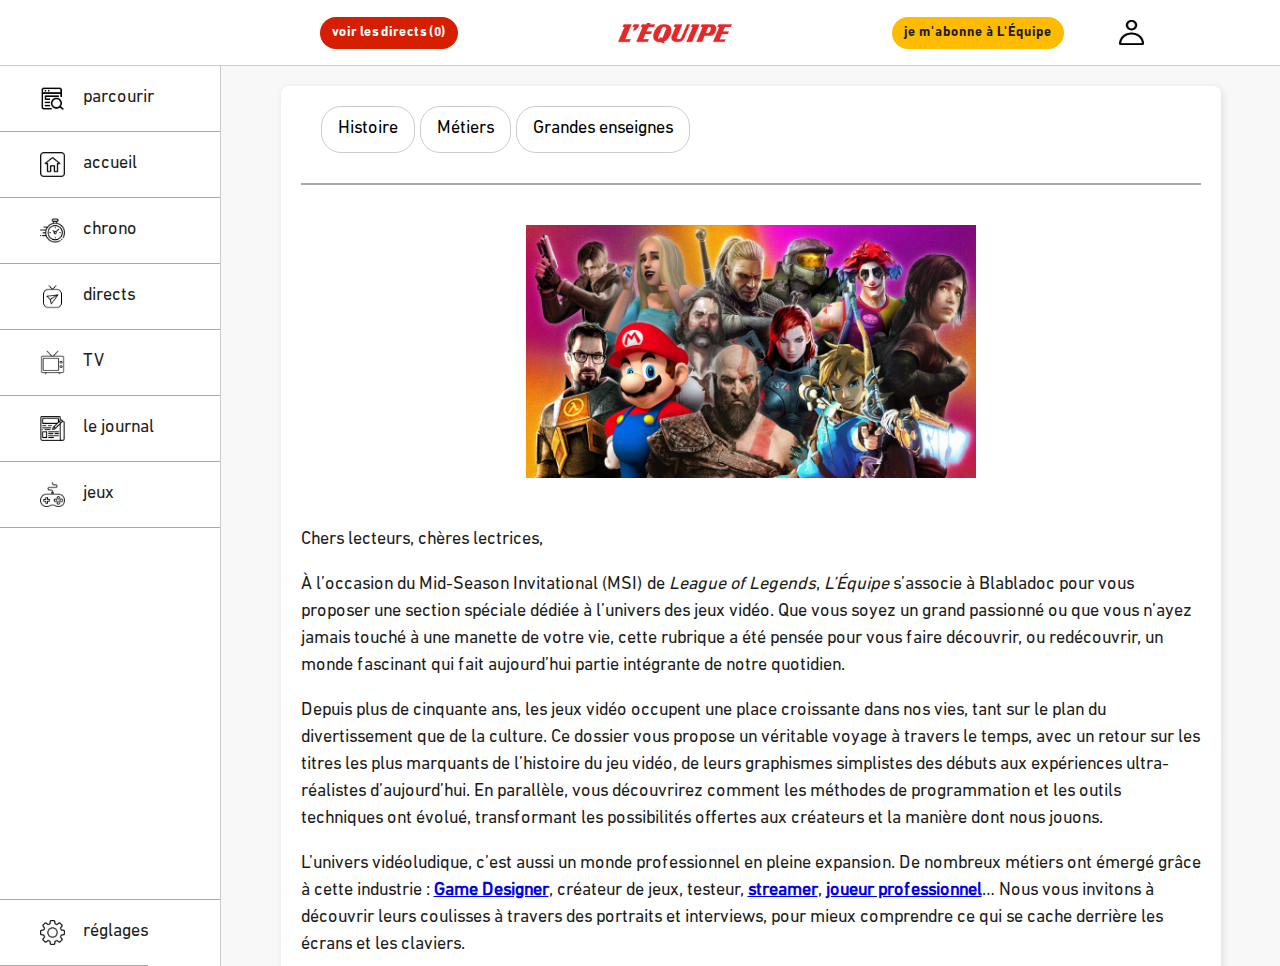
<file: index.html>
<!DOCTYPE html>
<html lang="fr">
<head>
  <meta charset="UTF-8">
  <title>Jeux Vidéo - Accueil</title>
  <link rel="stylesheet" href="style.css">
</head>
<body>
  <header class="top-bar">
    <button class="live-btn">voir les directs (0)</button>
    <img src="L_Equipe_Logo.svg.webp" alt="Logo L'Équipe" class="logo">
    <div class="top-right">
      <button class="subscribe-btn">je m'abonne à L'Équipe</button>
      <span class="profile-icon"><img src="bonhomme.png" class="icon-img"></span>
    </div>
  </header>

  <div class="container">
        <aside class="sidebar">
            <nav>
                <ul>
                    <li><img src="parcourir.png" class="icon-img">parcourir</li>
                    <li><img src="accueil.png" class="icon-img" class="active"> accueil</li>
                    <li><img src="chrono.png" class="icon-img"> chrono</li>
                    <li><img src="direct.png" class="icon-img"> directs</li>
                    <li><img src="TV.png" class="icon-img"> TV</li>
                    <li><img src="journal.png" class="icon-img"> le journal</li>
                    <li><img src="jeux.png" class="icon-img"> jeux</li>
                </ul>
            </nav>
            <div class="bottom">
                <ul>
                    <li><img src="reglages.png" class="icon-img"> réglages</li>
                </ul>
            </div>
        </aside>
    <main class="content">

      <div class="news-section">
            <div class="onglet-barre">
                <a href="histoire.html" class="onglet" id="onglet-histoire">Histoire</a>
                <a href="metiers.html" class="onglet" id="onglet-metiers">Métiers</a>
                <a href="enseignes.html" class="onglet" id="onglet-enseignes">Grandes enseignes</a>
            </div>      
       
        <center><img class="img_texte" src="Video-Games-banniere.jpg"></center>
        <p>Chers lecteurs, chères lectrices, </p>
        <p>À l’occasion du Mid-Season Invitational (MSI) de <em>League of Legends</em>, <em>L’Équipe</em> s’associe à Blabladoc pour vous proposer une section spéciale dédiée à l’univers des jeux vidéo. Que vous soyez un grand passionné ou que vous n’ayez jamais touché à une manette de votre vie, cette rubrique a été pensée pour vous faire découvrir, ou redécouvrir, un monde fascinant qui fait aujourd’hui partie intégrante de notre quotidien.</p>
        <p>Depuis plus de cinquante ans, les jeux vidéo occupent une place croissante dans nos vies, tant sur le plan du divertissement que de la culture. Ce dossier vous propose un véritable voyage à travers le temps, avec un retour sur les titres les plus marquants de l’histoire du jeu vidéo, de leurs graphismes simplistes des débuts aux expériences ultra-réalistes d’aujourd’hui. En parallèle, vous découvrirez comment les méthodes de programmation et les outils techniques ont évolué, transformant les possibilités offertes aux créateurs et la manière dont nous jouons.</p>
        <p>L’univers vidéoludique, c’est aussi un monde professionnel en pleine expansion. De nombreux métiers ont émergé grâce à cette industrie : <a href="game_designer.html"><b>Game Designer</b></a>, créateur de jeux, testeur, <a href="streaming.html"><b>streamer</b></a>, <a href="Joueur_pro.html"><b>joueur professionnel</b></a>… Nous vous invitons à découvrir leurs coulisses à travers des portraits et interviews, pour mieux comprendre ce qui se cache derrière les écrans et les claviers.</p>
        <p>Enfin, impossible d’évoquer cet univers sans parler des acteurs majeurs qui l’ont façonné. Du Japon aux États-Unis, en passant par la France, certaines entreprises ont marqué l’histoire du jeu vidéo et continuent de l’influencer aujourd’hui. Nintendo, EA Sports, Ubisoft… Ces noms vous disent sûrement quelque chose, mais savez-vous réellement ce qu’ils ont apporté au monde du jeu ?</p>
        <p>Que vous soyez curieux, nostalgique ou simplement à la recherche d’un nouvel angle sur ce phénomène culturel, cette section spéciale est faite pour vous. Bonne lecture et bonne exploration de cet univers aussi riche que passionnant.</p>
        <center><p>© 2025 - <a href="qui_sommes_nous.html" title="Qui sommes-nous ?">BlaBlaDoc</a></p></center>
      </div>
    </main>
  </div>
</body>
</html>
</file>
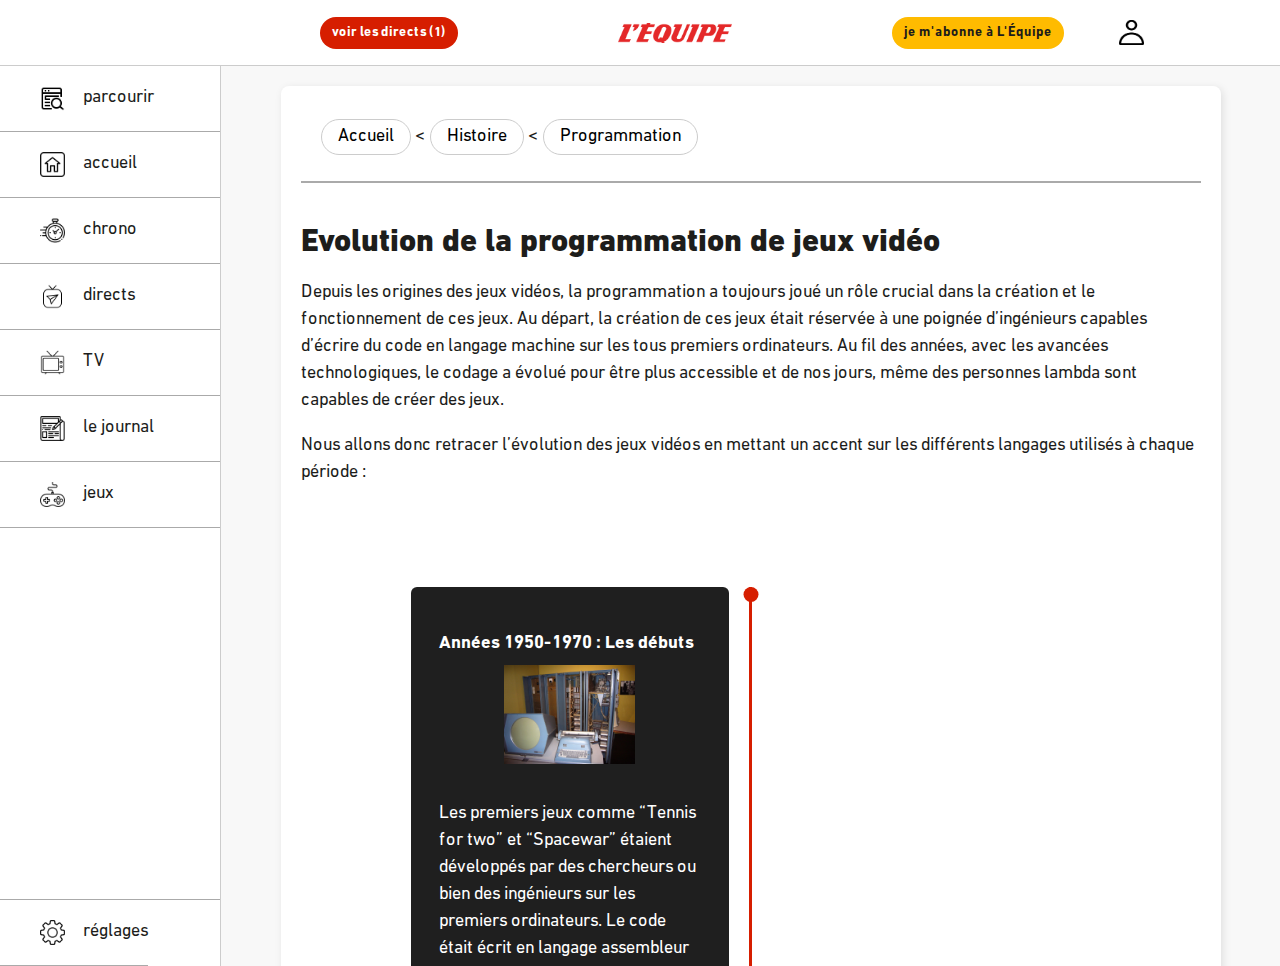
<file: aspect-coding.html>
<!DOCTYPE html>
<html lang="fr">
<head>
    <meta charset="UTF-8">
    <title>Jeux Vidéo - Accueil</title>
    <link rel="stylesheet" href="style.css">
</head>
<body>
    <header class="top-bar">
        <button class="live-btn">voir les directs (1)</button>
        <img src="L_Equipe_Logo.svg.webp" alt="Logo L'Équipe" class="logo">
        <div class="top-right">
            <button class="subscribe-btn"> je m'abonne à L'Équipe</button>
            <span class="profile-icon"><img src="bonhomme.png"class="icon-img"></span>
        </div>
    </header>

    <div class="container">
        <aside class="sidebar">
            <nav>
                <ul>
                    <li><img src="parcourir.png" class="icon-img">parcourir</li>
                    <li><img src="accueil.png" class="icon-img"> accueil</li>
                    <li><img src="chrono.png" class="icon-img"> chrono</li>
                    <li><img src="direct.png" class="icon-img"> directs</li>
                    <li><img src="TV.png" class="icon-img"> TV</li>
                    <li><img src="journal.png" class="icon-img"> le journal</li>
                    <li><img src="jeux.png" class="icon-img"> jeux</li>
                </ul>
            </nav>
            <div class="bottom">
                <ul>
                    <li><img src="reglages.png" class="icon-img"> réglages</li>
                </ul>
            </div>
        </aside>

     <main class="content">

        <div class="news-section">
            <div class="onglet-barre">
                <p><a href="index.html" class="onglet" id="onglet-index">Accueil</a> &lt; </p> 
                <p><a href="histoire.html" class="onglet" id="onglet-histoire">Histoire</a> &lt; </p>
                <p><a href="aspect-coding.html" class="onglet" id="onglet-aspect-coding">Programmation</a></p>
            </div>

            <h1>Evolution de la programmation de jeux vidéo</h1>
            <p>Depuis les origines des jeux vidéos, la programmation a toujours joué un rôle crucial dans la création et le fonctionnement de ces jeux. Au départ, la création de ces jeux était réservée à une poignée d’ingénieurs capables d’écrire du code en langage machine sur les tous premiers ordinateurs. Au fil des années, avec les avancées technologiques, le codage a évolué pour être plus accessible et de nos jours, même des personnes lambda sont capables de créer des jeux.</p>
            <p>Nous allons donc retracer l’évolution des jeux vidéos en mettant un accent sur les différents langages utilisés à chaque période :</p>

                <style>@import url('https://fonts.googleapis.com/css2?family=Jost:wght@200;300;400&display=swap');</style>
                <!--This is the main container that contains the whole timeline.-->
                <section class="design-section">
                <div class="timeline">

                        <!--Well, The reason for this div is to fill space. Années 1950-1970 : à gauche -->
                <div class="timeline-component timeline-content">
                <h3>Années 1950-1970 : Les débuts</h3>
                    <center><img class="img_timeline" src="PDP-1.jpg"></center>
                    <p>Les premiers jeux comme “Tennis for two” et “Spacewar” étaient développés par des chercheurs ou bien des ingénieurs sur les premiers ordinateurs. Le code était écrit en langage assembleur ou machine qui sont considérés comme “bas” niveau, ce code étant majoritairement en binaire (0 ou 1). Il n’y avait pas de console pour jouer, donc on jouait à Tennis for two sur un oscilloscope (instrument pour mesurer une tension) et Spacewar sur le premier ordinateur PDP-1.</p>
                </div>
                <div class="timeline-middle"><div class="timeline-circle"></div></div>
                <div class="timeline-empty"></div>

                <!-- Années 1980 : à droite -->
                <div class="timeline-empty"></div>
                <div class="timeline-middle"><div class="timeline-circle"></div></div>
                <div class="timeline-component timeline-content">
                <h3>Années 1980</h3>
                    <p>Bien que de nouveaux langages comme BASIC soient apparus, le langage assembleur reste important pour la création de certains jeux clés comme Super Mario Bros sur NES (Nintendo Entertainment System) et Pac-man sur arcade. Le langage BASIC devient populaire sur les micro-ordinateurs et la création de jeux comme Manic Miner. Ce langage permet le hobby coding mais les jeux commerciaux nécessitent encore du code de “bas” niveau.</p>
                </div>

                <!-- Années 1990 : à gauche -->
                <div class="timeline-component timeline-content">
                <h3>Années 1990</h3>
                    <center><img class="img_timeline" src="Doom.webp"></center>
                    <p>Dans les années 90, on a une grande avancée avec le C et le C++ qui permettent d’innover le monde du jeu vidéo. Doom, sorti en 1993 est codé en C, et est l’un des premiers à faire de la pseudo 3D, donc de la 2.5D. Dans le jeu, les murs sont en 3D mais les ennemis et les objets sont en 2D orientés vers la caméra.</p>
                </div>
                <div class="timeline-middle"><div class="timeline-circle"></div></div>
                <div class="timeline-empty"></div>

                <!-- à droite -->
                 <div class="timeline-empty"></div>
                    <div class="timeline-middle"><div class="timeline-circle"></div></div>
                    <div class="timeline-component timeline-content">
                    <h3>Années 2000-2010</h3>
                    <p>Dans les années 2000, les jeux Flash deviennent très populaires, ces jeux sont écrits en ActionScript qui est assez proche du JavaScript et Adobe Flash contenait le tout car il permettait de créer des animations interactives, tout ça simplement sur un navigateur. Cela a permis la création de jeux très connus comme “Bloons”, “Happy wheels” ou bien “Age of war”.</p>
                    <p>C’est une sorte de révolution car elle a permis à quasiment tout le monde de créer des jeux même avec peu de connaissances en programmation ainsi que de faire des jeux très rapidement.</p>
                </div>
                
                <!--à gauche-->
                <div class="timeline-component timeline-content">
                    <h3>Années 2010-2020</h3>
                    <p>Durant cette période, on avance autant au niveau graphisme, moteur et rendu mais aussi au niveau modding, IA et quêtes. Skyrim, qui est majoritairement fait en C++ et en papyrus (utilisé pour la modélisation), réinvente le monde ouvert, avec des PNJs (personnage non joueur) qui réagissent en fonction du joueur. Si l’on tire une flèche sur un des PNJ, forcément il deviendra hostile envers le joueur, les PNJs ne sont donc plus du décor mais des membres à part entière de l'univers.</p>
                    <p>Skyrim est aussi l’un des premiers jeu à faire appel à la communauté, en effet il laisse la porte ouverte pour les mods, c’est-à-dire que les joueurs peuvent changer le jeu comme bon leur semble. Que ce soit d’ajouter un personnage d’un autre univers ou totalement changer comment le jeu fonctionne, les mods peuvent tout faire. Grâce à cela, Skyrim est toujours beaucoup joué de nos jours et possède une quantité de contenu infini.</p>
                    </div>
                    <div class="timeline-middle"><div class="timeline-circle"></div></div>
                    <div class="timeline-empty"></div>
                </div>

                <!--à droite-->
                <div class="timeline-empty"></div>
                <div class="timeline-middle"><div class="timeline-circle"></div></div>
                <div class="timeline-component timeline-content">
                    <h3>Années 2020 à nos jours</h3>
                    <p>De nos jours, le coding continue à évoluer rapidement avec l’IA, Unreal Engine 5 ou bien Lua. Par exemple, Microsoft Flight Simulator utilise l’IA et le cloud pour reproduire la Terre entière en 3D. D’autres jeux comme Dead by Daylight ont aussi amélioré leur moteur, ils sont passés de Unreal Engine 4 à 5 pour rendre le jeu plus beau.</p>
                </div>
                <center><p>© 2025 - <a href="qui_sommes_nous.html" title="Qui sommes-nous ?">BlaBlaDoc</a></p></center>
                </div>
            </div>
    </main>
    </div>
</body>
</html>
</file>
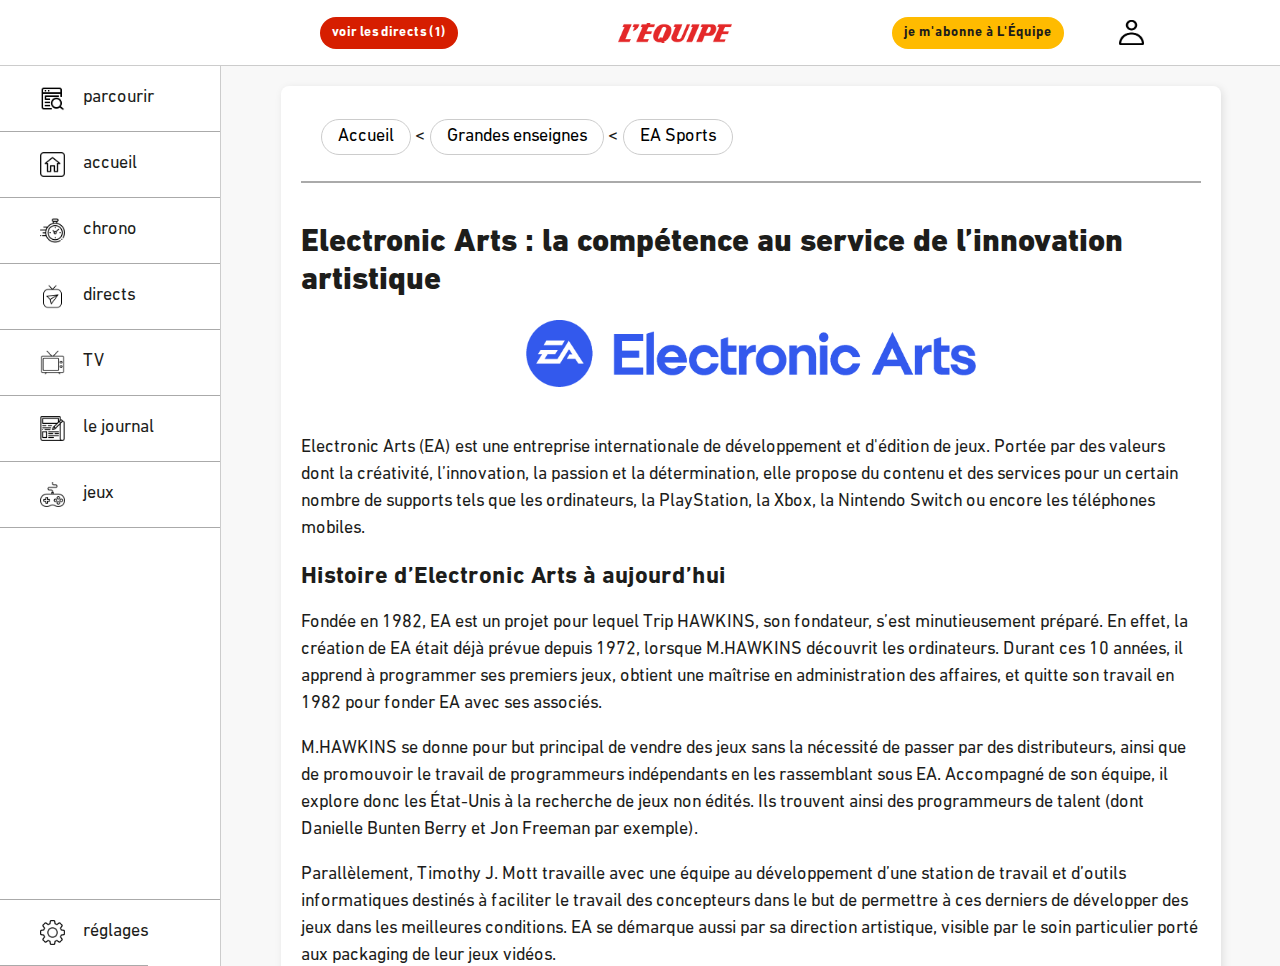
<file: EA_Sports.html>
<!DOCTYPE html>
<html lang="fr">
<head>
    <meta charset="UTF-8">
    <title>Jeux Vidéo - Accueil</title>
    <link rel="stylesheet" href="style.css">
</head>
<body>
    <header class="top-bar">
        <button class="live-btn">voir les directs (1)</button>
        <img src="L_Equipe_Logo.svg.webp" alt="Logo L'Équipe" class="logo">
        <div class="top-right">
            <button class="subscribe-btn"> je m'abonne à L'Équipe</button>
            <span class="profile-icon"><img src="bonhomme.png" class="icon-img"></span>
        </div>
    </header>

    <div class="container">
        <aside class="sidebar">
            <nav>
                <ul>
                    <li><img src="parcourir.png" class="icon-img">parcourir</li>
                    <li><img src="accueil.png" class="icon-img"> accueil</li>
                    <li><img src="chrono.png" class="icon-img"> chrono</li>
                    <li><img src="direct.png" class="icon-img"> directs</li>
                    <li><img src="TV.png" class="icon-img"> TV</li>
                    <li><img src="journal.png" class="icon-img"> le journal</li>
                    <li><img src="jeux.png" class="icon-img"> jeux</li>
                </ul>
            </nav>
            <div class="bottom">
                <ul>
                    <li><img src="reglages.png" class="icon-img">réglages</li>
                </ul>
            </div>
        </aside>

     <main class="content">

        <div class="news-section">
            <div class="onglet-barre">
                <p><a href="index.html" class="onglet" id="onglet-index">Accueil</a> &lt; </p> 
                <p><a href="enseignes.html" class="onglet" id="onglet-enseignes">Grandes enseignes</a> &lt; </p>
                <p><a href="EA_Sports.html" class="onglet" id="onglet-EA_Sports">EA Sports</a></p>       
            </div>

            <h1>Electronic Arts : la compétence au service de l’innovation artistique</h1>
            <center><img src="logo_ea.png" class="img_texte"></center>
            <p>Electronic Arts (EA) est une entreprise internationale de développement et d'édition de jeux. Portée par des valeurs dont la créativité, l’innovation, la passion et la détermination, elle propose du contenu et des services pour un certain nombre de supports tels que les ordinateurs, la PlayStation, la Xbox, la Nintendo Switch ou encore les téléphones mobiles.</p>
            <h2>Histoire d’Electronic Arts à aujourd’hui</h2>
            <p>Fondée en 1982, EA est un projet pour lequel Trip HAWKINS, son fondateur, s’est minutieusement préparé. En effet, la création de EA était déjà prévue depuis 1972, lorsque M.HAWKINS découvrit les ordinateurs. Durant ces 10 années, il apprend à programmer ses premiers jeux, obtient une maîtrise en administration des affaires, et quitte son travail en 1982 pour fonder EA avec ses associés.</p>
            <p>M.HAWKINS se donne pour but principal de vendre des jeux sans la nécessité de passer par des distributeurs, ainsi que de promouvoir le travail de programmeurs indépendants en les rassemblant sous EA. Accompagné de son équipe, il explore donc les État-Unis à la recherche de jeux non édités. Ils trouvent ainsi des programmeurs de talent (dont Danielle Bunten Berry et Jon Freeman par exemple).</p>
            <p>Parallèlement, Timothy J. Mott travaille avec une équipe au développement d’une station de travail et d’outils informatiques destinés à faciliter le travail des concepteurs dans le but de permettre à ces derniers de développer des jeux dans les meilleures conditions. EA se démarque aussi par sa direction artistique, visible par le soin particulier porté aux packaging de leur jeux vidéos.</p>
            <p>Seulement un an après sa création, EA est déjà capable de faire forte concurrence aux autres entreprises sur le marché, et le <em>Time Magazine</em> affirme même que la société révolutionnera bientôt le secteur du jeu vidéo.</p>
            <p>EA est aujourd’hui un des leaders mondiaux sur le marché des jeux vidéo, avec une évolution croissante de son chiffre d'affaires : de 2020 à 2024, le chiffre d'affaires passe de 4,8 à 5,7 milliards d’euros.</p>
            <center><img src="chiffre_daffaires.png" class="img_texte"></center>
            <h2>EA Sports et <em>EA Sports FC</em></h2>
            <center><img class="img_texte" src="fc.png"></center>
            <p>EA Sports est une franchise proposant des jeux de sports (football, hockey sur glace, basket, Formule 1, MMA etc.). En 2024, le jeu <em>EA Sports FC 25</em> (précédemment connu comme <em>FIFA</em>), se place 8ème dans le classement des jeux les plus vendus aux États-Unis, mais 1er en Europe (statista).</p>
            <p><em>EA Sports FC 25</em> est un jeu de football où il est possible de composer son équipe à partir de footballeurs réels.</p>
            <p>Afin d’en découvrir plus sur l’esport et <em>FIFA/EA Sports FC</em> dans ce milieu, nous avons pu interviewer Thomas SOQCET, joueur semi-professionnel sur ce même jeu.</p>
            <p><em>Pour les personnes qui ne connaissent pas du tout FIFA, comment pouvez-vous leur expliquer ce concept ?</em></p>
            <p><b>Thomas Soqcet</b> : C’est un jeu de foot, c’est quand même assez connu. Maintenant ça a changé de nom, FC vu qu’ils sont plus en partenariat avec la FIFA.</p> 
            <p><em>Quel est le but de ce jeu, l’objectif final ? Quelle serait la plus belle des récompenses ?</em></p>
            <p><b>Thomas Soqcet</b> : La plus belle des récompenses, déjà en tant que joueur esport, ce serait d’être champion du monde. Même représenter son pays c’est déjà énorme. Après je suis pas encore joueur professionnel, on va dire plus semi-pro. Je suis pas payé tous les mois comme certains joueurs professionnels, et je suis pas encore un joueur au sein d’une structure. Donc c’est sûr que c’est un de mes objectifs principaux, et pourquoi pas à l’avenir devenir coach, vu que j’aime beaucoup ça aussi.</p>   
            <p><em>Combien de temps vous laissez-vous pour essayer de passer professionnel ? Avez-vous une deadline, ou est-ce que vous poussez juste l’entraînement à fond pour voir comment votre situation évolue puisque vous êtes étudiant ?</em></p>
            <p><b>Thomas Soqcet</b> : Déjà c’est sûr que je me donne déjà à fond. Au niveau de mes entraînements, je joue pratiquement au moins 1 à 2 heures, voire plus de 2 heures par jour si possible. Sinon, au niveau des compétitions européennes, je dois faire partie des 256 meilleurs joueurs d’Europe de l’Ouest, pour ensuite participer à une autre compétition nous mélangeant aux joueurs d’Europe de l’Est.</p>
            <p><em>Est-ce que vous trouvez que c’est plus dur d’atteindre un niveau exceptionnel sur EA Sports FC, où des joueurs sont régulièrement éliminés, alors que dans le foot, une qualification donne l’occasion d’aller le plus loin possible ?</em></p>
            <p><b>Thomas Soqcet</b> : C’est une bonne question, parce que déjà au football t’es une équipe. Là c’est une compétition où t’es tout seul. T’es avec ta manette en main, le stress tu le gères pas totalement pareil que lorsque t’es entouré de tes coéquipiers sur le terrain. Il y a du monde qui peuvent être en train de te regarder pendant que tu streames. Personnellement j’aime bien être tout seul dans ma bulle avec mes earpods.</p>
            <p><em>Retournons aux prémisses de votre passion, comment avez-vous commencé à jouer à la console ?</em></p>
            <p><b>Thomas Soqcet</b> : Dans un premier temps déjà, c’est mon père depuis petit qui est aussi fan des jeux vidéos, et du coup il m’a mis dedans. J’ai joué à pleins d’autres jeux aussi, comme des jeux d’aventures, ou encore les <em>Mario Kart</em> et les <em>Mario Bros</em>.</p>
            <p>Mon amour pour le foot, c’est venu quand j’ai commencé à faire du foot à 13 ans et j’ai commencé <em>FIFA</em> sur <em>FIFA 7</em>, donc ça date quand même sur DS. Je jouais quand même plutôt bien au jeu, je commençais à être plutôt bon, même si j’étais encore jeune. Je me rappelle qu’avec un pote, on avait 12-13 ans, on jouait contre nos papas qui étaient eux aussi fans, je crois que c’était <em>World Cup 2010</em>, un truc comme ça. Je me rappelle qu’on les avait battu avec mon pote, et il y avait un des papas qui m'avait dit “tu joues bien” machin et tout, et c’est là, au bout d’un moment, que j’ai commencé à apprécier le compétitif. Parce que comme mon père, depuis petit je suis un compétiteur, et une de mes premières compétitions, c’était à un Micromania vers chez moi, j’avais 14-15 ans. J’ai remporté le tournoi, j’ai pris goût, il y avait de très bons joueurs, des quand même beaucoup plus âgés que moi, vers 20-25 ans voir même plus. J’étais quand même très surpris, c’était mes débuts et j’ai pu enchaîner sur d’autres compétitions sur <em>FIFA 19</em>.</p>
            <center><p>© 2025 - <a href="qui_sommes_nous.html" title="Qui sommes-nous ?">BlaBlaDoc</a></p></center>
        </div>
    </main>
    </div>
</body>
</html>
</file>
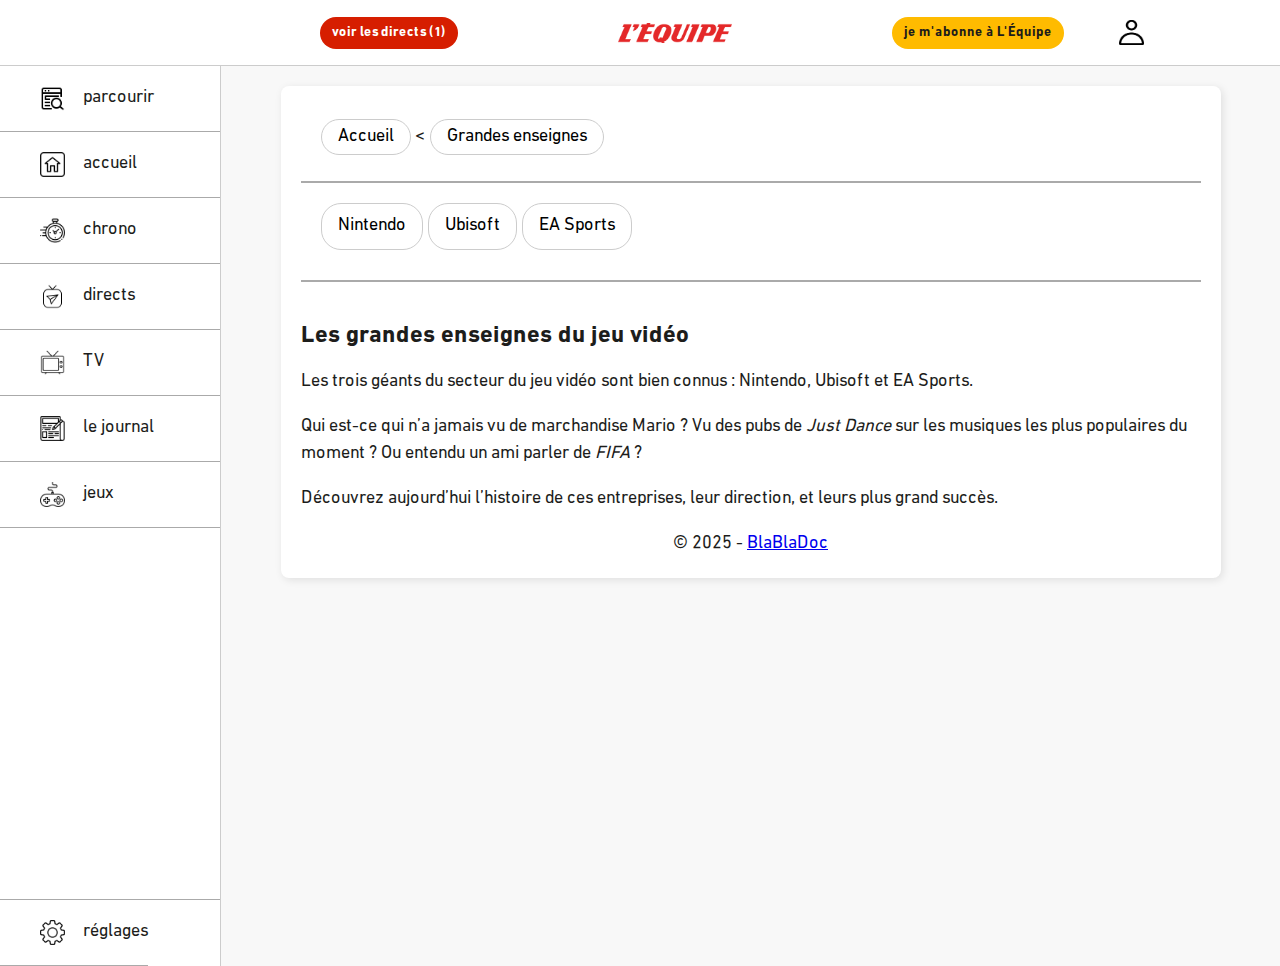
<file: enseignes.html>
<!DOCTYPE html>
<html lang="fr">
<head>
    <meta charset="UTF-8">
    <title>Jeux Vidéo - Accueil</title>
    <link rel="stylesheet" href="style.css">
</head>
<body>
    <header class="top-bar">
        <button class="live-btn">voir les directs (1)</button>
        <img src="L_Equipe_Logo.svg.webp" alt="Logo L'Équipe" class="logo">
        <div class="top-right">
            <button class="subscribe-btn"> je m'abonne à L'Équipe</button>
            <span class="profile-icon"><img src="bonhomme.png" class="icon-img"></span>
        </div>
    </header>

    <div class="container">
        <aside class="sidebar">
            <nav>
                <ul>
                    <li><img src="parcourir.png" class="icon-img">parcourir</li>
                    <li><img src="accueil.png" class="icon-img"> accueil</li>
                    <li><img src="chrono.png" class="icon-img"> chrono</li>
                    <li><img src="direct.png" class="icon-img"> directs</li>
                    <li><img src="TV.png" class="icon-img"> TV</li>
                    <li><img src="journal.png" class="icon-img"> le journal</li>
                    <li><img src="jeux.png" class="icon-img"> jeux</li>
                </ul>
            </nav>
            <div class="bottom">
                <ul>
                    <li><img src="reglages.png" class="icon-img"> réglages</li>
                </ul>
            </div>
        </aside>
     <main class="content">

        <div class="news-section">
            <div class="onglet-barre">
                <p><a href="index.html" class="onglet" id="onglet-index">Accueil</a> &lt; </p> 
                <p><a href="enseignes.html" class="onglet" id="onglet-enseignes">Grandes enseignes</a></p>
            </div>
            <div class="onglet-barre">
                <a href="Nintendo.html" class="onglet" id="onglet-Nintendo">Nintendo</a>
                <a href="Ubisoft.html" class="onglet" id="onglet-Ubisoft">Ubisoft</a>
                <a href="EA_Sports.html" class="onglet" id="onglet-EA_Sports">EA Sports</a>
            </div>

            <h2>Les grandes enseignes du jeu vidéo</h2>
            <p>Les trois géants du secteur du jeu vidéo sont bien connus : Nintendo, Ubisoft et EA Sports.</p>
            <p>Qui est-ce qui n’a jamais vu de marchandise Mario ? Vu des pubs de <em>Just Dance</em> sur les musiques les plus populaires du moment ? Ou entendu un ami parler de <em>FIFA</em> ?</p>
            <p>Découvrez aujourd’hui l’histoire de ces entreprises, leur direction, et leurs plus grand succès.</p>
            <center><p>© 2025 - <a href="qui_sommes_nous.html" title="Qui sommes-nous ?">BlaBlaDoc</a></p></center>
        </div>
    </main>
    </div>
</body>
</html>
</file>
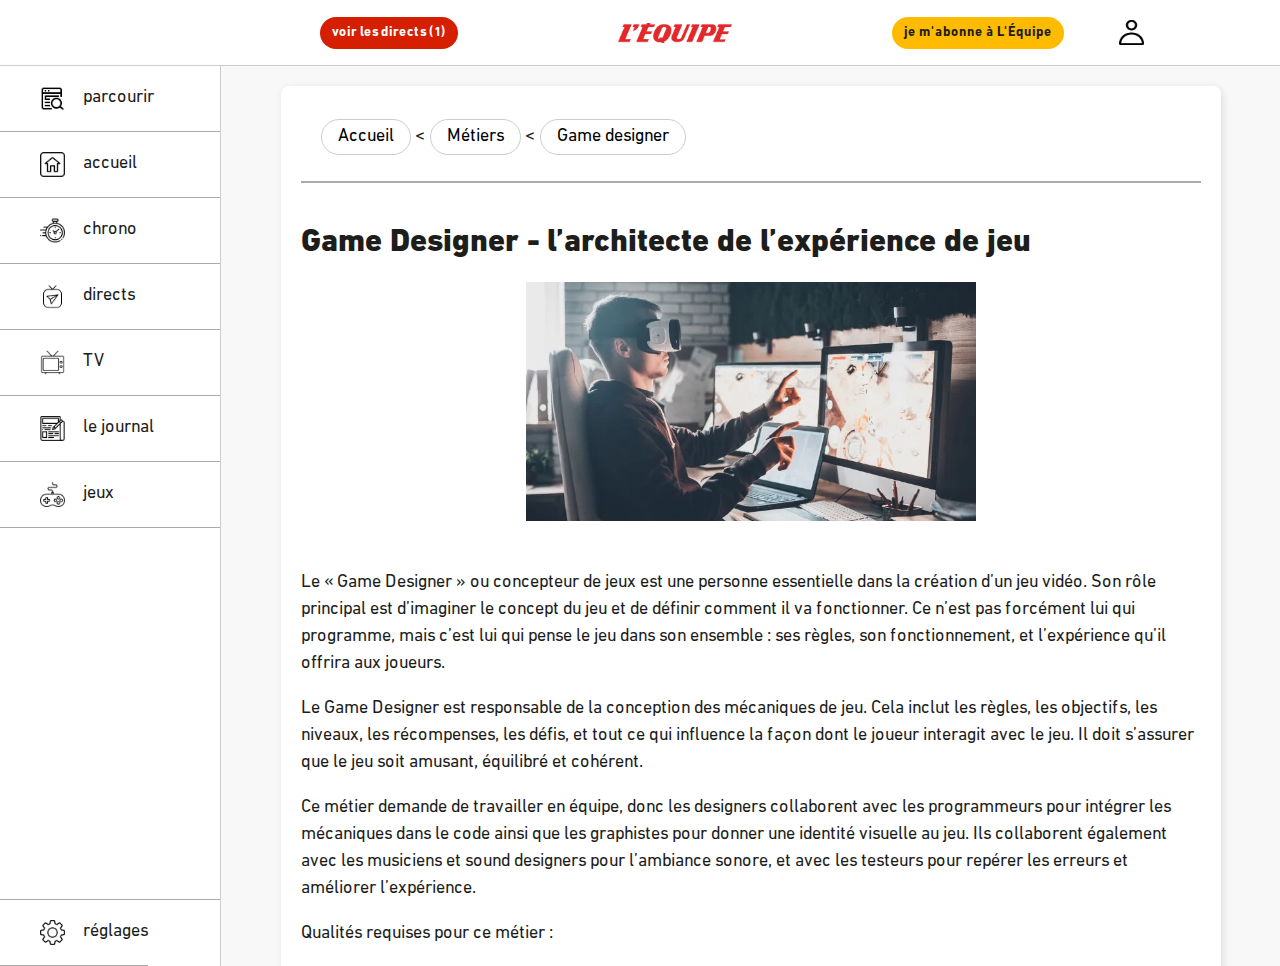
<file: game_designer.html>
<!DOCTYPE html>
<html lang="fr">
<head>
    <meta charset="UTF-8">
    <title>Jeux Vidéo - Accueil</title>
    <link rel="stylesheet" href="style.css">
</head>
<body>
    <header class="top-bar">
        <button class="live-btn">voir les directs (1)</button>
        <img src="L_Equipe_Logo.svg.webp" alt="Logo L'Équipe" class="logo">
        <div class="top-right">
            <button class="subscribe-btn"> je m'abonne à L'Équipe</button>
            <span class="profile-icon"><img src="bonhomme.png" class="icon-img"></span>
        </div>
    </header>

    <div class="container">
        <aside class="sidebar">
            <nav>
                <ul>
                    <li><img src="parcourir.png" class="icon-img">parcourir</li>
                    <li><img src="accueil.png" class="icon-img"> accueil</li>
                    <li><img src="chrono.png" class="icon-img"> chrono</li>
                    <li><img src="direct.png" class="icon-img"> directs</li>
                    <li><img src="TV.png" class="icon-img"> TV</li>
                    <li><img src="journal.png" class="icon-img"> le journal</li>
                    <li><img src="jeux.png" class="icon-img"> jeux</li>
                </ul>
            </nav>
            <div class="bottom">
                <ul>
                    <li><img src="reglages.png" class="icon-img"> réglages</li>
                </ul>
            </div>
        </aside>
     <main class="content">

        <div class="news-section">
            <div class="onglet-barre">
                <p><a href="index.html" class="onglet" id="onglet-index">Accueil</a> &lt; </p> 
                <p><a href="metiers.html" class="onglet" id="onglet-metiers">Métiers</a> &lt; </p>
                <p><a href="game_designer.html" class="onglet" id="onglet-game_designer">Game designer</a></p>
            </div>

            <h1>Game Designer - l’architecte de l’expérience de jeu</h1>
            <center><img class="img_texte" src="article_game_designer.jpg"></center>
            <p>Le « Game Designer » ou concepteur de jeux est une personne essentielle dans la création d’un jeu vidéo. Son rôle principal est d’imaginer le concept du jeu et de définir comment il va fonctionner. Ce n’est pas forcément lui qui programme, mais c’est lui qui pense le jeu dans son ensemble : ses règles, son fonctionnement, et l’expérience qu’il offrira aux joueurs.</p>
            <p>Le Game Designer est responsable de la conception des mécaniques de jeu. Cela inclut les règles, les objectifs, les niveaux, les récompenses, les défis, et tout ce qui influence la façon dont le joueur interagit avec le jeu. Il doit s’assurer que le jeu soit amusant, équilibré et cohérent.</p>
            <p>Ce métier demande de travailler en équipe, donc les designers collaborent avec les programmeurs pour intégrer les mécaniques dans le code ainsi que les graphistes pour donner une identité visuelle au jeu. Ils collaborent également avec les musiciens et sound designers pour l’ambiance sonore, et avec les testeurs pour repérer les erreurs et améliorer l’expérience.</p>
            <p>Qualités requises pour ce métier :</p>
            <ul>
                <li>Un esprit créatif</li>
                <li>Une grande imagination</li>
                <li>Une bonne analyse des comportements des joueur</li>
                <li>Une grande culture de l’univers des jeux vidéos</li>
                <li>Une excellente organisation</li>
                <li>Savoir communiquer clairement</li>
                <li>Un goût pour le graphisme</li>
                <li>Apprécier l’écriture de scénarios</li>
            </ul>
            <p>Outils le plus souvent utilisés :</p>
            <ul>
                <li>Moteurs de jeu : Unity, Unreal Engine</li>
                <li>Logiciels de création visuelle : Figma, Photoshop</li>
                <li>Gestion documentaire : Notion, Google Docs, Excel pour rédiger le Game Design Documentation</li>
            </ul>
            <h2>Formations possibles</h2>
            <p>Pour devenir Game Designer, il existe différentes formations au sein d’écoles spécialisées dans le jeu vidéo avec des cursus dédiés, comme ISART Digital, Rubika ou ENJMIN. Il est aussi possible de suivre des formations en ligne ou des cursus en informatique ou multimédia avec une spécialisation en game design.</p>
            <p>Le Game Designer a donc un rôle central dans la création d’un jeu vidéo. Il est à la fois l’architecte de l’univers du jeu et le garant du plaisir du joueur. Grâce à lui, les idées prennent vie et deviennent des aventures inoubliables pour les joueurs du monde entier.</p>
            <br>
            <center><iframe src="https://youtube.com/embed/SqmOwC_ASlA?si=4AZoWpnnWMz767ho" width="400" height="700"></iframe></center>
            <br>
            <center><p>© 2025 - <a href="qui_sommes_nous.html" title="Qui sommes-nous ?">BlaBlaDoc</a></p></center>
        </div>
    </main>
    </div>
</body>
</html>
</file>
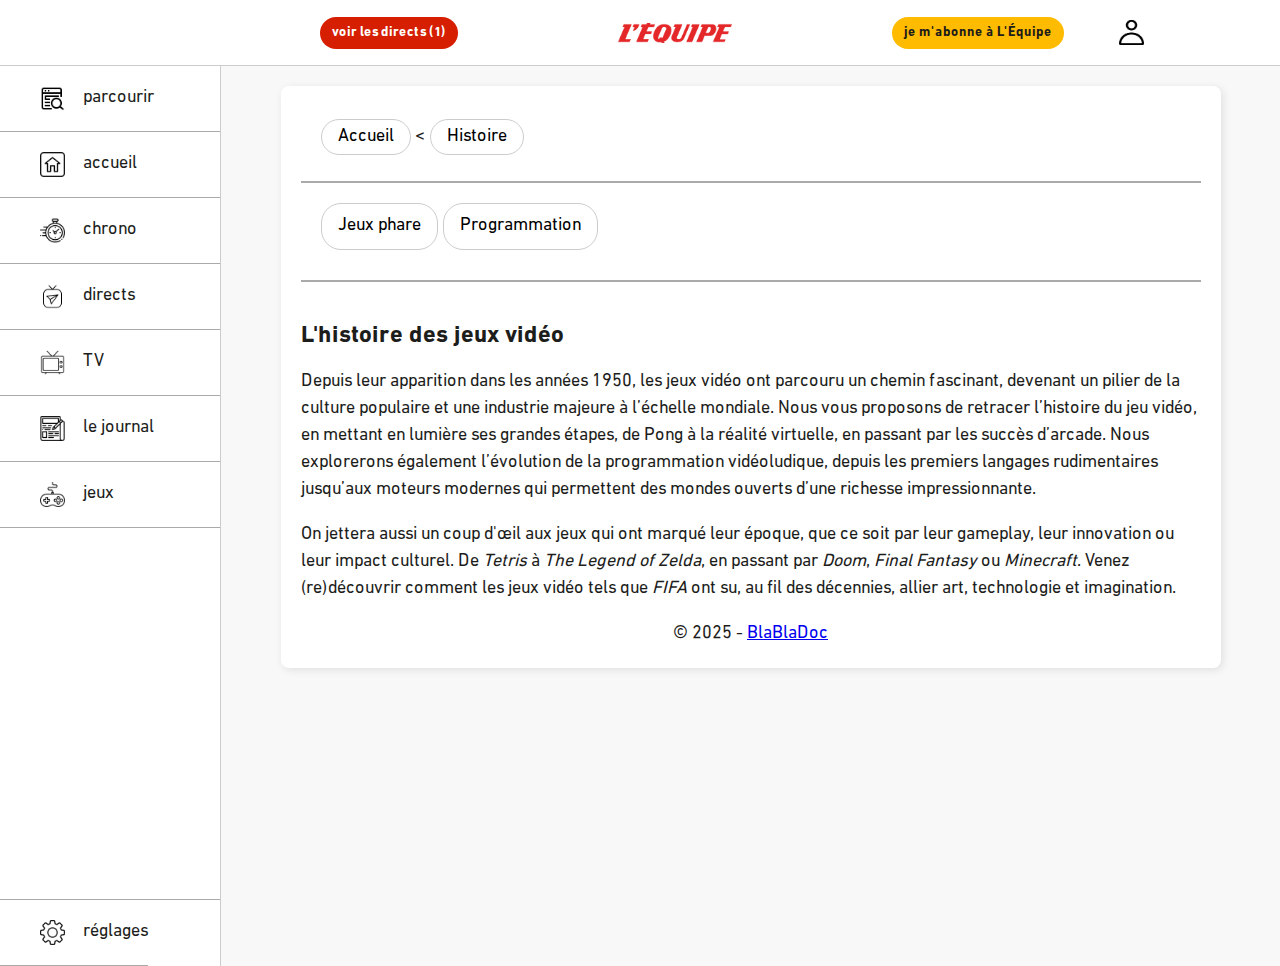
<file: histoire.html>
<!DOCTYPE html>
<html lang="fr">
<head>
  <meta charset="UTF-8">
  <title>Jeux Vidéo - Histoire</title>
  <link rel="stylesheet" href="style.css">
</head>
<body>
  <header class="top-bar">
    <button class="live-btn">voir les directs (1)</button>
    <img src="L_Equipe_Logo.svg.webp" alt="Logo L'Équipe" class="logo">
    <div class="top-right">
      <button class="subscribe-btn">je m'abonne à L'Équipe</button>
      <span class="profile-icon"><img src="bonhomme.png" class="icon-img"></span>
    </div>
  </header>

  <div class="container">
        <aside class="sidebar">
            <nav>
                <ul>
                    <li><img src="parcourir.png" class="icon-img">parcourir</li>
                    <li><img src="accueil.png" class="icon-img"> accueil</li>
                    <li><img src="chrono.png" class="icon-img"> chrono</li>
                    <li><img src="direct.png" class="icon-img"> directs</li>
                    <li><img src="TV.png" class="icon-img"> TV</li>
                    <li><img src="journal.png" class="icon-img"> le journal</li>
                    <li><img src="jeux.png" class="icon-img"> jeux</li>
                </ul>
            </nav>
            <div class="bottom">
                <ul>
                    <li><img src="reglages.png" class="icon-img"> réglages</li>
                </ul>
            </div>
        </aside>

    <main class="content">

      <div class="news-section">
            <div class="onglet-barre">
                <p><a href="index.html" class="onglet" id="onglet-index">Accueil</a> &lt; </p> 
                <p><a href="histoire.html" class="onglet" id="onglet-histoire">Histoire</a></p>
            </div>
            <div class="onglet-barre">
                <a href="jeux_phares.html" class="onglet" id="onglet-jeux_phares">Jeux phare</a>
                <a href="aspect-coding.html" class="onglet" id="onglet-aspect-coding">Programmation</a>
            </div>
        <h2>L'histoire des jeux vidéo</h2>
        <p>Depuis leur apparition dans les années 1950, les jeux vidéo ont parcouru un chemin fascinant, devenant un pilier de la culture populaire et une industrie majeure à l’échelle mondiale. Nous vous proposons de retracer l’histoire du jeu vidéo, en mettant en lumière ses grandes étapes, de Pong à la réalité virtuelle, en passant par les succès d’arcade. Nous explorerons également l’évolution de la programmation vidéoludique, depuis les premiers langages rudimentaires jusqu’aux moteurs modernes qui permettent des mondes ouverts d’une richesse impressionnante.</p>
        <p>On jettera aussi un coup d'œil aux jeux qui ont marqué leur époque, que ce soit par leur gameplay, leur innovation ou leur impact culturel. De <em>Tetris</em> à <em>The Legend of Zelda</em>, en passant par <em>Doom</em>, <em>Final Fantasy</em> ou <em>Minecraft</em>. Venez (re)découvrir comment les jeux vidéo tels que <em>FIFA</em> ont su, au fil des décennies, allier art, technologie et imagination.</p>
        <center><p>© 2025 - <a href="qui_sommes_nous.html" title="Qui sommes-nous ?">BlaBlaDoc</a></p></center>
      </div>
    </main>
  </div>
</body>
</html>
</file>
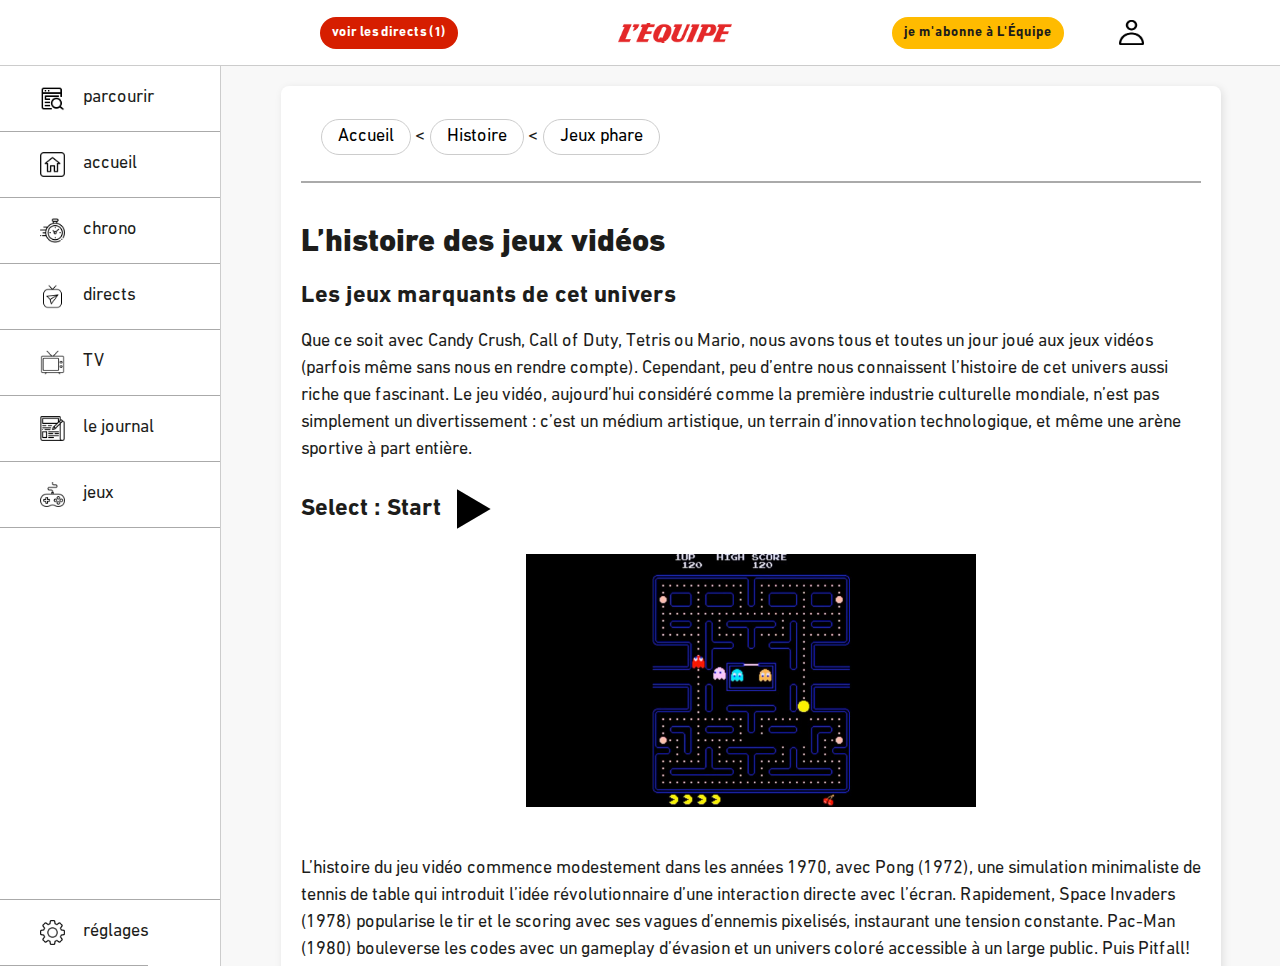
<file: jeux_phares.html>
<!DOCTYPE html>
<html lang="fr">
<head>
    <meta charset="UTF-8">
    <title>Histoire - jeux phare</title>
    <link rel="stylesheet" href="style.css">
</head>
<body>
    <header class="top-bar">
        <button class="live-btn">voir les directs (1)</button>
        <img src="L_Equipe_Logo.svg.webp" alt="Logo L'Équipe" class="logo">
        <div class="top-right">
            <button class="subscribe-btn"> je m'abonne à L'Équipe</button>
      <span class="profile-icon"><img src="bonhomme.png" class="icon-img"></span>
        </div>
    </header>

    <div class="container">
        <aside class="sidebar">
            <nav>
                <ul>
                    <li><img src="parcourir.png" class="icon-img">parcourir</li>
                    <li><img src="accueil.png" class="icon-img"> accueil</li>
                    <li><img src="chrono.png" class="icon-img"> chrono</li>
                    <li><img src="direct.png" class="icon-img"> directs</li>
                    <li><img src="TV.png" class="icon-img"> TV</li>
                    <li><img src="journal.png" class="icon-img"> le journal</li>
                    <li><img src="jeux.png" class="icon-img"> jeux</li>
                </ul>
            </nav>
            <div class="bottom">
                <ul>
                    <li><img src="reglages.png" class="icon-img"> réglages</li>
                </ul>
            </div>
        </aside>
     <main class="content">

        <div class="news-section">
            <div class="onglet-barre">
                <p><a href="index.html" class="onglet" id="onglet-index">Accueil</a> &lt; </p> 
                <p><a href="histoire.html" class="onglet" id="onglet-histoire">Histoire</a> &lt; </p>
                <p><a href="jeux_phares.html" class="onglet" id="onglet-jeux_phares"> Jeux phare</a> </p>
            </div>

            <h1>L’histoire des jeux vidéos</h2>
            <h2>Les jeux marquants de cet univers</h2>
            <p>Que ce soit avec Candy Crush, Call of Duty, Tetris ou Mario, nous avons tous et toutes un jour joué aux jeux vidéos (parfois même sans nous en rendre compte). Cependant, peu d’entre nous connaissent l’histoire de cet univers aussi riche que fascinant. Le jeu vidéo, aujourd’hui considéré comme la première industrie culturelle mondiale, n’est pas simplement un divertissement : c’est un médium artistique, un terrain d’innovation technologique, et même une arène sportive à part entière.</p>
            <h2>Select : Start <img class="img_titre" src="Icone_Play.png"> </h2>
            <center><img class="img_texte" src="Pacman.jpg"></center>
            <p>L’histoire du jeu vidéo commence modestement dans les années 1970, avec Pong (1972), une simulation minimaliste de tennis de table qui introduit l’idée révolutionnaire d’une interaction directe avec l’écran. Rapidement, Space Invaders (1978) popularise le tir et le scoring avec ses vagues d’ennemis pixelisés, instaurant une tension constante. Pac-Man (1980) bouleverse les codes avec un gameplay d’évasion et un univers coloré accessible à un large public. Puis Pitfall! (1982), sur Atari 2600, initie le genre du jeu de plateforme, où l’on saute par-dessus des obstacles dans un monde d’aventure. Ces titres, malgré leurs limites techniques, posent ainsi les bases de mécaniques toujours centrales aujourd’hui : défis progressifs, exploration, gestion du rythme et satisfaction immédiate du joueur.</p>
            <h2>La Renaissance du jeu vidéo</h2>
            <center><img class="img_texte" src="Super-Mario-Bros.jpg"></center>
            <p>En 1983, le marché du jeu vidéo s’effondre brutalement, victime d’une surproduction de consoles et d’un afflux de jeux médiocres, souvent bâclés. L’avenir de cette industrie semblait alors compromis. C’est à ce moment-là que Nintendo entre en scène avec la NES (Nintendo Entertainment System), sa console 8-bit, qui va redéfinir les standards. Super Mario Bros. (1985) bouleverse le genre de la plateforme avec un gameplay fluide, un monde cohérent et une progression pensée comme une aventure. The Legend of Zelda (1986) introduit une exploration libre, des énigmes, des objets à collecter et surtout un système de sauvegarde novateur, qui permet pour la première fois des parties longues et évolutives. Metroid (1986), quant à lui, mélange action et découverte dans un monde interconnecté, sans ordre imposé, inaugurant les prémices du genre Metroidvania (fusion de Metroid et Castlevania) qui perdure de nos jours avec des jeux à grand succès tels que Ori (2015) ou encore Hollow Knight (2017). Parallèlement, les techniques de programmation se perfectionnent : les développeurs utilisent des outils plus puissants qui permettent d’enrichir les mécaniques de jeu, d’ajouter des couches narratives et de créer des univers bien plus immersifs qu’auparavant. Le jeu vidéo entre dans une nouvelle ère, où l’interactivité devient plus subtile et l’expérience du joueur plus profonde.</p>
            <p>La fin des années 1980 marque le début de l’ère 16-bit, dominée par la rivalité entre la Super Nintendo et la Mega Drive de SEGA. Cette concurrence féroce pousse les studios à innover tant sur le plan artistique que technique. Les graphismes gagnent en finesse, les palettes de couleurs s’élargissent, et les bandes-son deviennent de véritables compositions musicales, parfois orchestrées, grâce à des puces audio plus puissantes. Les jeux s’en trouvent profondément transformés. Final Fantasy VI (1994), par exemple, propose un récit riche en émotions, porté par une galerie de personnages complexes et une narration digne des plus grands romans.</p>
            <center><img class="img_texte" src="Super-Metroid.jpg"></center>
            <p>Super Metroid (1994), de son côté, élève le genre Metroidvania avec un monde cohérent, sombre et labyrinthique, où chaque nouvelle capacité débloque des zones inaccessibles jusque-là. Ces jeux ne brillent pas seulement par leur direction artistique, mais aussi par les prouesses de programmation qui les sous-tendent : effets de parallaxe pour créer une illusion de profondeur, scripts dynamiques ou encore optimisation poussée du hardware. Le jeu vidéo devient une forme de narration interactive mature, qui exploite pleinement les capacités techniques de son époque.</p>
            <center><img class="img_texte" src="Resident-Evil-1996.jpeg"></center>
            <p>Puis, avec l’arrivée du CD-ROM et de la 3D dans les années 1990, une nouvelle révolution s’amorce. La PlayStation de Sony bouleverse le paysage vidéoludique en offrant des capacités de stockage augmentées, permettant d’intégrer des cinématiques en images de synthèse, des doublages vocaux, et des univers en trois dimensions. Cette avancée technique ouvre la voie à des expériences bien plus immersives et narratives. Final Fantasy VII (1997) impressionne par son monde vaste et son scénario aux accents dramatiques, marqué par des séquences mémorables qui combinent gameplay et mise en scène. Metal Gear Solid (1998) fait entrer le joueur dans un thriller d’infiltration à la réalisation proche du cinéma, où chaque niveau est pensé comme une scène à suspense. Resident Evil (1996), quant à lui, donne naissance au survival horror moderne en mêlant exploration angoissante, gestion de ressources et une ambiance sonore immersive.</p>
            <center><img class="img_texte" src="Fifa-Evolution.jpg"></center>
            <p>Dans un tout autre genre, la série FIFA, lancée par EA Sports, connaît un essor spectaculaire grâce à ces avancées technologiques. L’arrivée de la 3D permet de modéliser les joueurs, les stades et les mouvements de manière bien plus réaliste qu’auparavant. À partir de FIFA 96, les matchs deviennent plus dynamiques, avec une perspective en caméra isométrique puis entièrement en 3D, offrant une expérience proche de celle d’une retransmission télévisée. Les commentaires audio, les licences officielles de clubs et de joueurs, ainsi que les musiques sous licence, participent à ancrer le jeu dans une culture du sport mondialisée. FIFA s’impose peu à peu comme une référence incontournable du jeu de football, en misant sur la fluidité de son gameplay, la précision de ses animations et son ambition de coller au plus près de la réalité du terrain. C’est aussi l’époque où les studios commencent à utiliser des moteurs de jeu (encore rudimentaires mais révolutionnaires pour l’époque) permettant de créer des bases réutilisables : caméras dynamiques, intelligence artificielle, gestion de la physique. Le gameplay devient plus fluide, les univers plus cohérents, et la narration plus ambitieuse que jamais.</p>
            <h2>Le nouveau millénaire</h2>
            <p>Les années 2000 marquent un tournant décisif avec l’essor du multijoueur en ligne et des mondes ouverts. Grâce à la puissance de la Xbox 360 et de la PlayStation 3, les jeux passent à la haute définition et se connectent à Internet, transformant l’expérience en une aventure partagée. Halo 3 (2007) impose le FPS compétitif sur console avec des modes en ligne frénétiques et une communauté fidèle. Call of Duty 4: Modern Warfare (2007) redéfinit les codes du jeu de tir avec un rythme intense, des mécaniques de progression addictives, et un système de matchmaking qui deviendra la norme. De son côté, The Elder Scrolls V: Skyrim (2011) fascine par son monde ouvert colossal, peuplé de quêtes dynamiques, de dialogues multiples et d’une liberté d’action rarement égalée. Derrière ces titres, des moteurs comme Unreal Engine ou Unity deviennent incontournables, offrant aux studios des outils puissants pour créer, tester et optimiser plus rapidement. La production se professionnalise : le développement devient un travail collectif, mobilisant programmeurs, artistes 3D, designers de gameplay, compositeurs et scénaristes pour bâtir des univers toujours plus complexes et immersifs.</p>
            <center><img class="img_texte" src="League-of-Legends-Logo.png"></center>
            <p>À partir des années 2010, les jeux “live-service” (jeux mis à jour régulièrement par les développeurs via un système de cloud) connaissent une montée en puissance technique sans précédent. Parmi les jeux les plus marquants de cette époque, Fortnite (2017) transforme le paysage vidéoludique avec son monde ouvert à accès gratuit, ses mises à jour constantes et ses événements en direct, devenant bien plus qu’un simple jeu : une plateforme sociale et culturelle. Dans un autre registre, The Witcher 3: Wild Hunt (2015) impressionne par la richesse de son univers, la densité de ses quêtes et la finesse de son écriture, tandis que God of War (2018) illustre l’alliance entre narration émotionnelle, gameplay précis et prouesses techniques. Puis, à l’aube des années 2020, les avancées matérielles – SSD ultra-rapides, cloud gaming, ray tracing – ouvrent de nouvelles perspectives. Elden Ring (2022) redéfinit l’exploration en monde ouvert en laissant une liberté totale au joueur sans renoncer à l’exigence du gameplay. Baldur’s Gate 3 (2023), de son côté, propose une expérience narrative d’une rare profondeur, où chaque choix influence réellement l’aventure du joueur. Ces jeux repoussent les frontières du possible grâce à des moteurs capables de gérer en temps réel lumière dynamique, intelligence artificielle, interactions physiques et comportements complexes, pour des expériences aussi vivantes que spectaculaires. Cette montée en complexité et en réalisme va de pair avec l’explosion de la scène compétitive : des titres comme League of Legends, Valorant ou Rocket League s’imposent dans l’univers de l’esport, où les réflexes, la stratégie et la rigueur rivalisent avec celles des sports traditionnels. Aujourd’hui, tournois internationaux, stades remplis et audiences en ligne record témoignent de l’entrée du jeu vidéo dans une nouvelle dimension : celle d’un sport à part entière, que L’Équipe se devait d’explorer.</p>
            <center><p>© 2025 - <a href="qui_sommes_nous.html" title="Qui sommes-nous ?">BlaBlaDoc</a></p></center>
        </div>
    </main>
    </div>
</body>
</html>
</file>
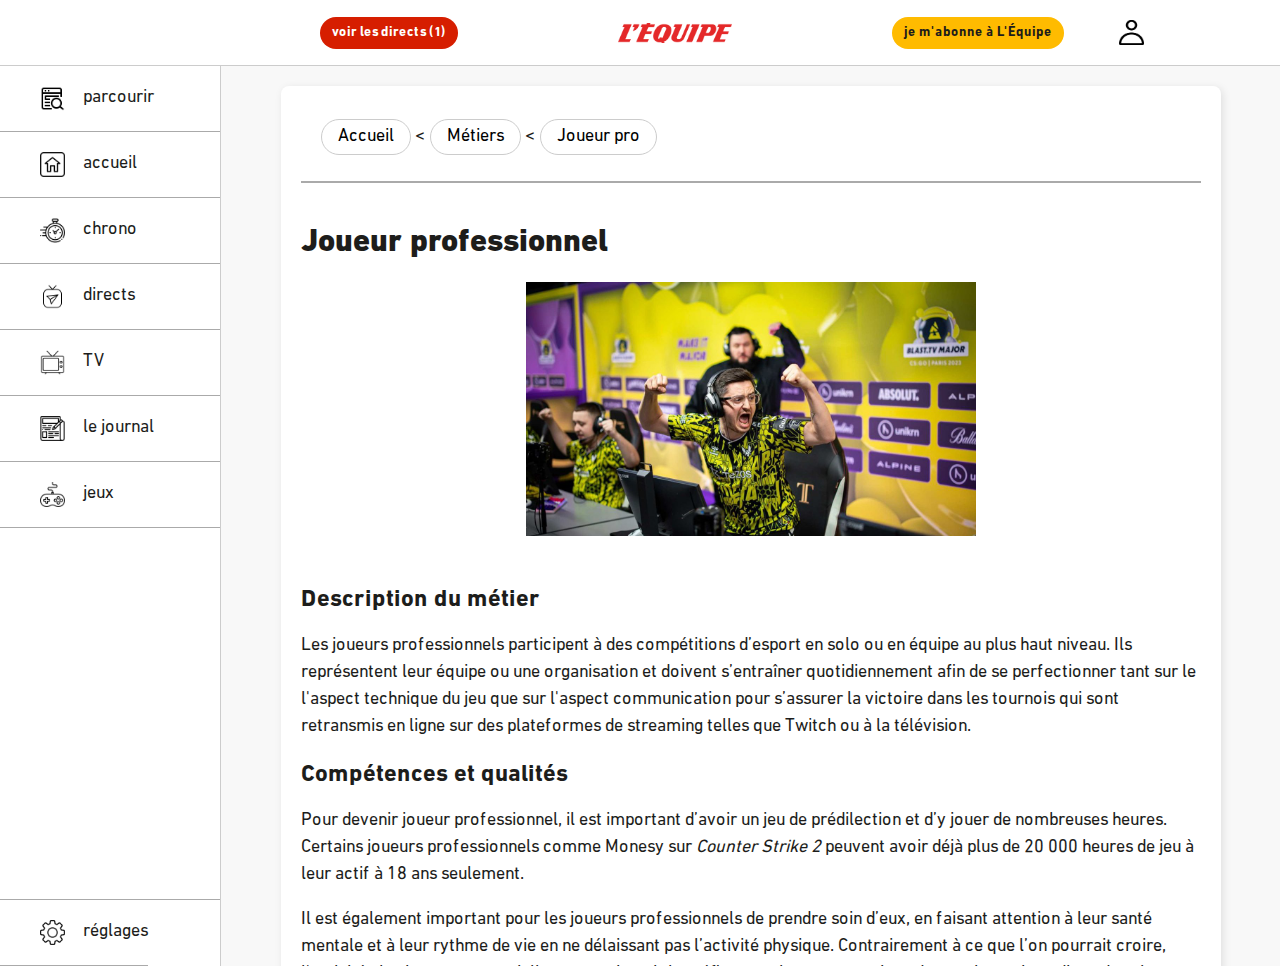
<file: Joueur_pro.html>
<!DOCTYPE html>
<html lang="fr">
<head>
    <meta charset="UTF-8">
    <title>Jeux Vidéo - Accueil</title>
    <link rel="stylesheet" href="style.css">
</head>
<body>
    <header class="top-bar">
        <button class="live-btn">voir les directs (1)</button>
        <img src="L_Equipe_Logo.svg.webp" alt="Logo L'Équipe" class="logo">
        <div class="top-right">
            <button class="subscribe-btn"> je m'abonne à L'Équipe</button>
            <span class="profile-icon"><img src="bonhomme.png" class="icon-img"></span>
        </div>
    </header>

    <div class="container">
        <aside class="sidebar">
            <nav>
                <ul>
                    <li><img src="parcourir.png" class="icon-img">parcourir</li>
                    <li><img src="accueil.png" class="icon-img"> accueil</li>
                    <li><img src="chrono.png" class="icon-img"> chrono</li>
                    <li><img src="direct.png" class="icon-img"> directs</li>
                    <li><img src="TV.png" class="icon-img"> TV</li>
                    <li><img src="journal.png" class="icon-img"> le journal</li>
                    <li><img src="jeux.png" class="icon-img"> jeux</li>
                </ul>
            </nav>
            <div class="bottom">
                <ul>
                    <li><img src="reglages.png" class="icon-img"> réglages</li>
                </ul>
            </div>
        </aside>
     <main class="content">

        <div class="news-section">
            <div class="onglet-barre">
                <p><a href="index.html" class="onglet" id="onglet-index">Accueil</a> &lt; </p> 
                <p><a href="metiers.html" class="onglet" id="onglet-metiers">Métiers</a> &lt; </p>
                <p><a href="Joueur_pro.html" class="onglet" id="onglet-Joueur_pro">Joueur pro</a></p>
            </div>

            <h1>Joueur professionnel</h1>
            <center><img class="img_texte" src="joueur_pro.jpg"></center>
            <h2>Description du métier</h2>
            <p>Les joueurs professionnels participent à des compétitions d’esport en solo ou en équipe au plus haut niveau. Ils représentent leur équipe ou une organisation et doivent s’entraîner quotidiennement afin de se perfectionner tant sur le l'aspect technique du jeu que sur l'aspect communication pour s’assurer la victoire dans les tournois qui sont retransmis en ligne sur des plateformes de streaming telles que Twitch ou à la télévision.</p>
            <h2>Compétences et qualités</h2>
            <p>Pour devenir joueur professionnel, il est important d’avoir un jeu de prédilection et d’y jouer de nombreuses heures. Certains joueurs professionnels comme Monesy sur <em>Counter Strike 2</em> peuvent avoir déjà plus de 20 000 heures de jeu à leur actif à 18 ans seulement.</p>
            <p>Il est également important pour les joueurs professionnels de prendre soin d’eux, en faisant attention à leur santé mentale et à leur rythme de vie en ne délaissant pas l’activité physique. Contrairement à ce que l’on pourrait croire, l'activité physique est essentielle pour maintenir les réflexes et la concentration : deux points primordiaux dans le monde des joueurs professionnels.</p>
            <p>L’esprit d’équipe est un autre point important car la plupart des jeux compétitifs sont des jeux d’équipes, à l’image de <em>League of Legends</em>, <em>Counter Strike</em> ou <em>Rocket League</em>. Ce n’est pas toujours le cas pour des jeux comme <em>Tekken</em>, <em>Street Fighter</em> ou bien <em>Super Smash Bros Ultimate</em> qui se jouent uniquement en 1 contre 1.</p>
            <h2>Débouchés et évolution</h2>
            <p>La carrière d’un joueur professionnel est souvent courte, elle prend généralement fin entre 18 et 30 ans. Il est donc impératif pour les joueurs de garder leur avenir à l’esprit afin de prévoir “l’après”.</p>
            <p>La plupart des joueurs pro actuels ont une carrière de streamer en parallèle de leur place en compétition. C’est une possibilité de carrière après leur retraite, si un joueur construit bien son image de marque, il peut avoir un nombre de téléspectateurs conséquent ce qui permet donc de se garantir un avenir.</p>
            <p>De la même façon que certains joueurs de football, il arrive que des joueurs professionnels deviennent coach après avoir pris leur retraite de joueur. Leur expérience en tant que joueur pro représentent alors un énorme atout dans cette nouvelle carrière car ils possèdent une expertise plus poussée s’ils ont également joué en compétition dans ce jeu.</p>
            <h2>Salaire</h2>
            <p>Le salaire d’un joueur professionnel varie énormément car il dépend de beaucoup de facteurs comme notamment la popularité du jeu joué, l’image du joueur, le niveau de compétition ou bien le sponsors.</p>
            <p>Au début de sa carrière, le joueur a peu de chance d’avoir une rentrée d’argent conséquente et il arrive souvent qu’ils jouent gratuitement. C’est seulement une fois arrivé à l’équivalent de la ligue 1 ou la ligue 2 qu’un joueur peut gagner sa vie. Par exemple, dans <em>League of Legends</em>, la ligue 1 en Europe serait la LEC et la ligue 2 la LFL.</p>
            <p>Il y a cependant toujours des cas à part tels que Faker qui fait partie à présent des joueurs incontournables de l’univers compétitif de League of Legends. En Corée, il est considéré aussi populaire que le joueur de foot Son Heung-min et il est déjà arrivé qu’une équipe d’esport américaine lui propose un chèque en blanc, c’est-à-dire un chèque dont le montant est décidé par le joueur.</p>
            <p>Il faut noter qu’il s’agit tout de même d’un métier dangereux car seulement 1 % peut se permettre de vivre en se reposant sur sa carrière. Ainsi, il faut toujours avoir un plan B.</p>
            <br>
            <center><iframe width="560" height="315" src="https://www.youtube.com/embed/jXL3aftj2cY?si=i9OmQLc-uXuPp-OW" title="YouTube video player" frameborder="0" allow="accelerometer; autoplay; clipboard-write; encrypted-media; gyroscope; picture-in-picture; web-share" referrerpolicy="strict-origin-when-cross-origin" allowfullscreen></iframe></center>
            <br>
            <center><p>© 2025 - <a href="qui_sommes_nous.html" title="Qui sommes-nous ?">BlaBlaDoc</a></p></center>
        </div>
    </main>

    </div>
</body>
</html>
</file>
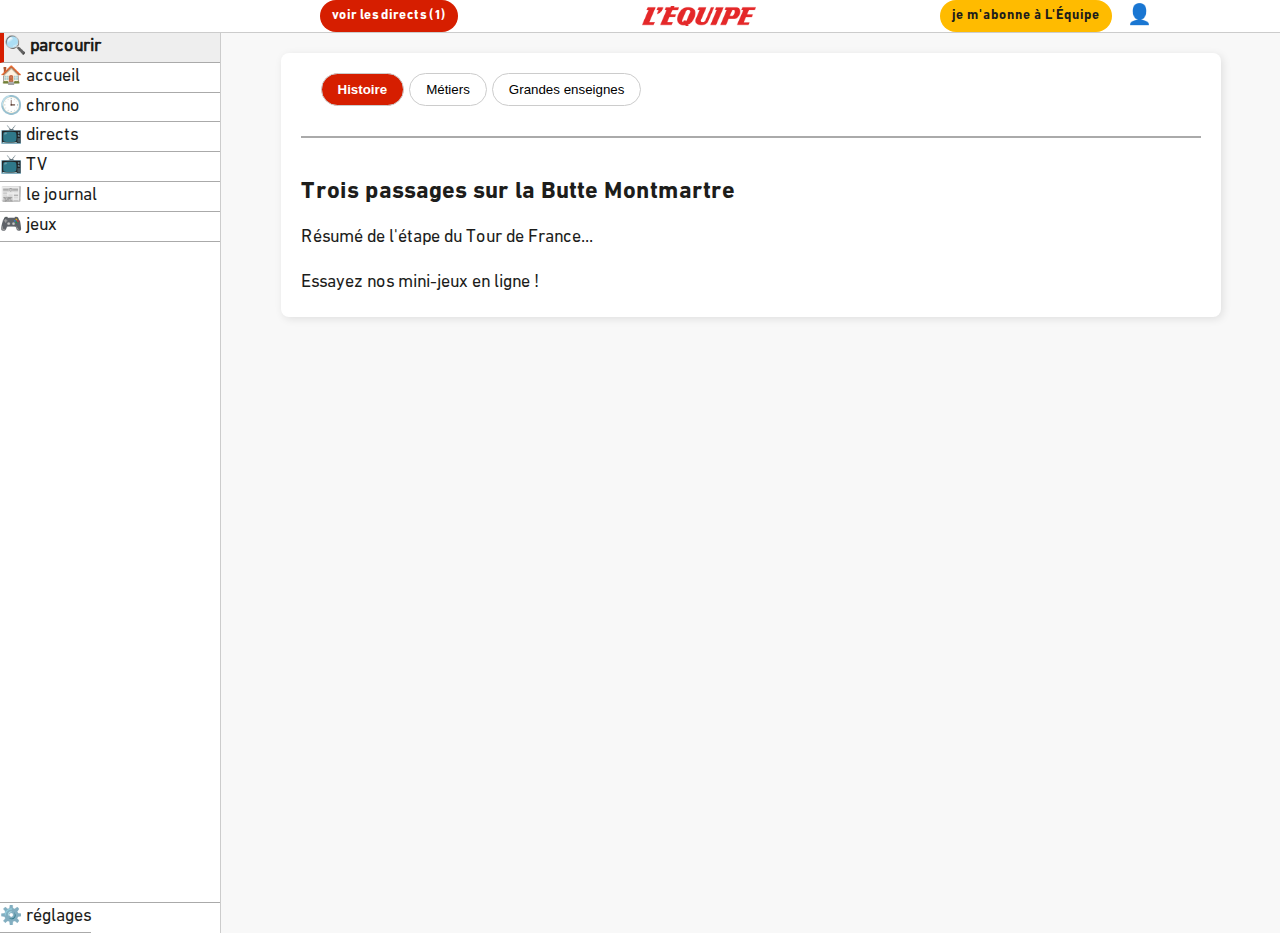
<file: metiers.html>
<!DOCTYPE html>
<html lang="fr">
<head>
    <meta charset="UTF-8">
    <title>Jeux Vidéo - Accueil</title>
    <link rel="stylesheet" href="style.css">
</head>
<body>
    <header class="top-bar">
        <button class="live-btn">voir les directs (1)</button>
        <img src="L_Equipe_Logo.svg.webp" alt="Logo L'Équipe" class="logo">
        <div class="top-right">
            <button class="subscribe-btn"> je m'abonne à L'Équipe</button>
            <span class="profile-icon">👤</span>
        </div>
    </header>

    <div class="container">
        <aside class="sidebar">
            <nav>
                <ul>
                    <li class="active">🔍 parcourir</li>
                    <li>🏠 accueil</li>
                    <li>🕒 chrono</li>
                    <li>📺 directs</li>
                    <li>📺 TV</li>
                    <li>📰 le journal</li>
                    <li>🎮 jeux</li>
                </ul>
            </nav>
            <div class="bottom">
                <ul>
                    <li>⚙️ réglages</li>
                </ul>
            </div>
        </aside>

     <main class="content">

        <div class="news-section">
                    <div class="onglet-barre">
            <button class="onglet actif">Histoire</button>
            <button class="onglet">Métiers</button>
            <button class="onglet">Grandes enseignes</button>
        </div>

            <h2>Trois passages sur la Butte Montmartre</h2>
            <p>Résumé de l'étape du Tour de France...</p>
            <p>Essayez nos mini-jeux en ligne !</p>
        </div>
    </main>

    <script src="script.js"></script>
</body>
</html>
</file>
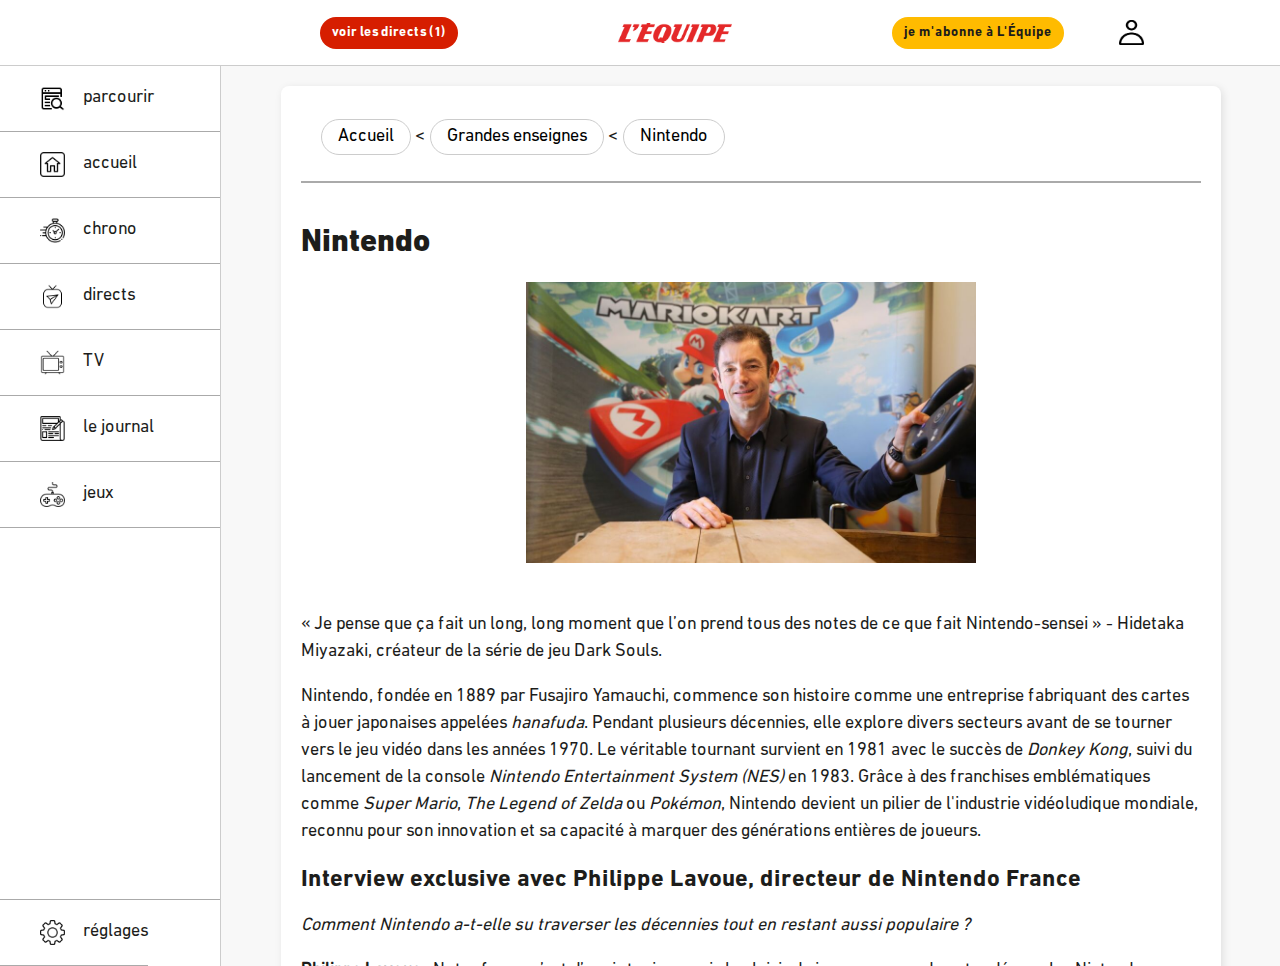
<file: Nintendo.html>
<!DOCTYPE html>
<html lang="fr">
<head>
    <meta charset="UTF-8">
    <title>Jeux Vidéo - Accueil</title>
    <link rel="stylesheet" href="style.css">
</head>
<body>
    <header class="top-bar">
        <button class="live-btn">voir les directs (1)</button>
        <img src="L_Equipe_Logo.svg.webp" alt="Logo L'Équipe" class="logo">
        <div class="top-right">
            <button class="subscribe-btn"> je m'abonne à L'Équipe</button>
            <span class="profile-icon"><img src="bonhomme.png" class="icon-img"></span>
        </div>
    </header>

    <div class="container">
        <aside class="sidebar">
            <nav>
                <ul>
                    <li><img src="parcourir.png" class="icon-img">parcourir</li>
                    <li><img src="accueil.png" class="icon-img"> accueil</li>
                    <li><img src="chrono.png" class="icon-img"> chrono</li>
                    <li><img src="direct.png" class="icon-img"> directs</li>
                    <li><img src="TV.png" class="icon-img"> TV</li>
                    <li><img src="journal.png" class="icon-img"> le journal</li>
                    <li><img src="jeux.png" class="icon-img"> jeux</li>
                </ul>
            </nav>
            <div class="bottom">
                <ul>
                    <li><img src="reglages.png" class="icon-img"> réglages</li>
                </ul>
            </div>
        </aside>

     <main class="content">

        <div class="news-section">
            <div class="onglet-barre">
                <p><a href="index.html" class="onglet" id="onglet-index">Accueil</a> &lt; </p> 
                <p><a href="enseignes.html" class="onglet" id="onglet-enseignes">Grandes enseignes</a> &lt; </p>
                <p><a href="Nintendo.html" class="onglet" id="onglet-Nintendo">Nintendo</a></p>       
            </div>

            <h1>Nintendo</h1>
            <center><img class="img_texte" src="article_nintendo.jpg"></center>
            <p>« Je pense que ça fait un long, long moment que l’on prend tous des notes de ce que fait Nintendo-sensei » - Hidetaka Miyazaki, créateur de la série de jeu Dark Souls.</p>
            <p>Nintendo, fondée en 1889 par Fusajiro Yamauchi, commence son histoire comme une entreprise fabriquant des cartes à jouer japonaises appelées <em>hanafuda</em>. Pendant plusieurs décennies, elle explore divers secteurs avant de se tourner vers le jeu vidéo dans les années 1970. Le véritable tournant survient en 1981 avec le succès de <em>Donkey Kong</em>, suivi du lancement de la console <em>Nintendo Entertainment System (NES)</em> en 1983. Grâce à des franchises emblématiques comme <em>Super Mario</em>, <em>The Legend of Zelda</em> ou <em>Pokémon</em>, Nintendo devient un pilier de l'industrie vidéoludique mondiale, reconnu pour son innovation et sa capacité à marquer des générations entières de joueurs.</p>
            <h2>Interview exclusive avec Philippe Lavoue, directeur de Nintendo France</h2>
            <p><em>Comment Nintendo a-t-elle su traverser les décennies tout en restant aussi populaire ?</em></p>
            <p><b>Philippe Lavoue</b> : Notre force, c’est d’avoir toujours mis le plaisir de jouer au cœur de notre démarche. Nintendo cherche à innover sans se laisser influencer par les tendances. On préfère surprendre, proposer des expériences différentes, accessibles à tous les âges. Et puis avoir continué à produire des jeux dans les mêmes univers a rendu nos franchises intergénérationnelles. Beaucoup de parents jouent aujourd’hui à Mario ou Pokémon avec leurs enfants, comme ils y jouaient eux-mêmes dans leur jeunesse.</p>
            <p><em>Quels sont, selon vous, les plus grands succès de Nintendo sur les plans commercial et culturel ?</em></p>
            <p><b>Philippe Lavoue</b> : Il y en a beaucoup, mais je dirais Super Mario Bros., Pokémon, The Legend of Zelda, et plus récemment Animal Crossing: New Horizons. Ce dernier a notamment marqué le premier confinement en 2020, en rassemblant les gens autour d’un jeu positif et apaisant. Et bien sûr, la Nintendo Switch, qui est aujourd’hui l’une des consoles les plus vendues de tous les temps. La famille des consoles Nintendo DS est également un grand triomphe, insufflant une nouvelle vie dans le domaine des consoles portables.</p>
            <p><em>Mario est devenu une véritable icône, presque aussi célèbre que certaines stars du sport. Comment expliquez-vous cette longévité ?</em></p>
            <p><b>Philippe Lavoue</b> : Mario, c’est le symbole de la bonne humeur, de l’aventure, de la créativité. Il incarne un style de jeu fun, coloré, sans violence, mais aussi exigeant. On le retrouve dans toutes sortes de situations : sur un kart, en joueur de foot, en tennisman, en médecin même ! Il est devenu un personnage universel avec un design simple mais immédiatement reconnaissable.</p>
            <p><em>La Nintendo Switch a battu des records de vente. Qu’est-ce qui a séduit autant de joueurs ?</em></p>
            <p><b>Philippe Lavoue</b> : Sa flexibilité. Vous pouvez y jouer sur votre téléviseur ou en mode portable, seul ou à plusieurs. C’est une console qui s’adapte à votre rythme de vie. Elle propose aussi un catalogue incroyablement riche : on a fait un grand effort d’ouvrir les portes de l’e-shop de la Nintendo Switch aux petits jeux indépendants tout comme aux grands blockbusters. Et bien sûr, des jeux multijoueurs très conviviaux, parfaits pour jouer entre amis ou en famille.</p>
            <p><em>Des jeux comme Wii Sports, Ring Fit Adventure ou Just Dance ont amené les joueurs à bouger. Quelle place le sport occupe-t-il dans l’univers Nintendo ?</em></p>
            <p><b>Philippe Lavoue</b> : Le jeu actif fait partie de notre ADN depuis la Wii. Depuis le succès de Wii Sports nous avons cherché à briser la frontière entre le jeu vidéo et le mouvement. Avec Ring Fit Adventure, par exemple, vous faites du sport en explorant un monde fantastique. On veut montrer qu’on peut s’amuser en bougeant, que le jeu vidéo peut être bon pour le corps comme pour l’esprit.</p>
            <p><em>Pensez-vous que les jeux Nintendo peuvent encourager une activité physique ou un esprit de compétition proche du sport ?</em></p>
            <p><b>Philippe Lavoue</b> : Absolument. Il y a des jeux comme Mario Kart, Super Smash Bros ou même Splatoon qui développent un vrai sens de la compétition. Dans un autre registre, Wii Sports ou Nintendo Switch Sports encouragent une activité physique légère, mais ludique. L’important, c’est que chacun trouve son plaisir à son rythme.</p>
            <p><em>Le jeu vidéo peut-il, selon vous, être considéré comme une forme de sport à part entière, notamment via l’esport ?</em></p>
            <p><b>Philippe Lavoue</b> : L’esport est une discipline à part entière, avec ses règles, ses compétitions, ses champions. Il est difficile d’alimenter et maintenir une scène d’e-sport pour tous les jeux dans lesquels les joueurs veulent s’affronter et avec les différentes règles que chacun veut appliquer. Pour ces raisons, Nintendo a choisi de se mettre en retrait par rapport à la scène esport autour de ses jeux : on laisse les communautés organiser les tournois qui leur plaisent et on sponsorise occasionnellement ces événements.</p>
            <p><em>Quel regard portez-vous sur la communauté des joueurs en France ?</em></p>
            <p><b>Philippe Lavoue</b> : Elle est particulièrement dynamique, passionnée et créative ! En France, nous avons une vraie culture du jeu vidéo. Beaucoup de joueurs ont grandi avec Nintendo, et ils continuent aujourd’hui à faire vivre nos jeux en ligne, sur les réseaux sociaux ou lors d’événements communautaires. C’est une relation très forte, presque affective.</p>
            <p><em>En quoi l’univers Nintendo peut-il être inspirant pour les amateurs de sport ou de compétition ?</em></p>
            <p><b>Philippe Lavoue</b> : Dans le sport comme dans nos jeux, il y a des valeurs communes : le dépassement de soi, le plaisir du jeu, le respect de l’adversaire, la progression. Nintendo encourage à essayer, à persévérer, à s’amuser en chemin. Et au final, que ce soit sur un terrain ou dans un jeu, ce qui compte, c’est l’émotion que l’on vit.</p>
            <center><p>© 2025 - <a href="qui_sommes_nous.html" title="Qui sommes-nous ?">BlaBlaDoc</a></p></center>
        </div>
    </main>
    </div>
</body>
</html>
</file>
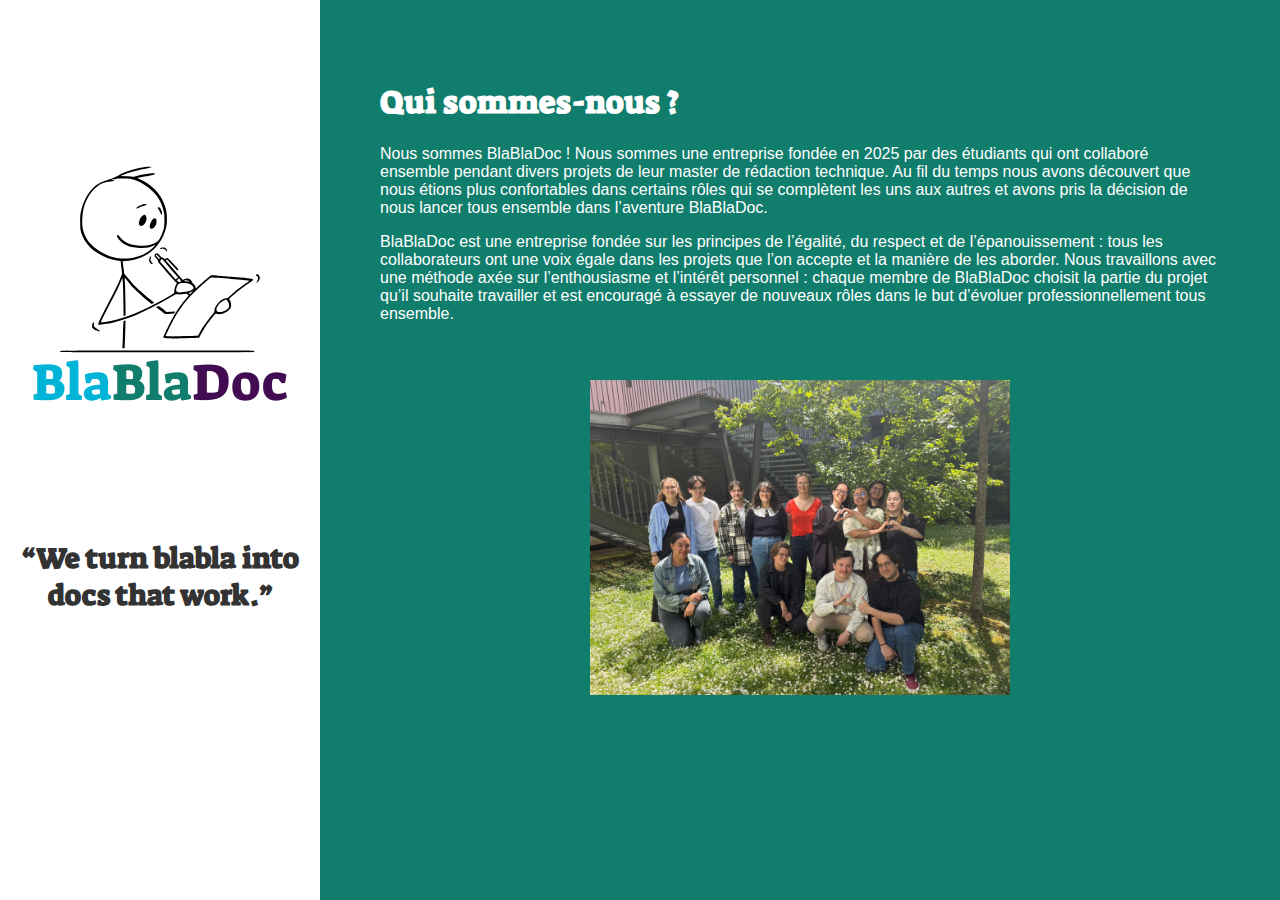
<file: qui_sommes_nous.html>
<!DOCTYPE html>
<html lang="fr">
<head>
    <meta charset="UTF-8">
    <title>Qui sommes-nous ?</title>
    <link rel="stylesheet" href="styleBlabla.css">
</head>
<body>
    <aside>
        <img src="BlaBlaDoc_logo.png">
        <p>“We turn blabla into docs that work.”</p>
    </aside>
    <main>
        <h1>Qui sommes-nous ?</h1>
        <p>Nous sommes BlaBlaDoc ! Nous sommes une entreprise fondée en 2025 par des étudiants qui ont collaboré ensemble pendant divers projets de leur master de rédaction technique. Au fil du temps nous avons découvert que nous étions plus confortables dans certains rôles qui se complètent les uns aux autres et avons pris la décision de nous lancer tous ensemble dans l’aventure BlaBlaDoc.</p>
        <p>BlaBlaDoc est une entreprise fondée sur les principes de l’égalité, du respect et de l’épanouissement : tous les collaborateurs ont une voix égale dans les projets que l’on accepte et la manière de les aborder. Nous travaillons avec une méthode axée sur l’enthousiasme et l’intérêt personnel : chaque membre de BlaBlaDoc choisit la partie du projet qu’il souhaite travailler et est encouragé à essayer de nouveaux rôles dans le but d’évoluer professionnellement tous ensemble.</p>
        <br>
        <center><img class="img_texte" src="CTM1.jpeg"></center>
    </main>
</body>
</html>
</file>
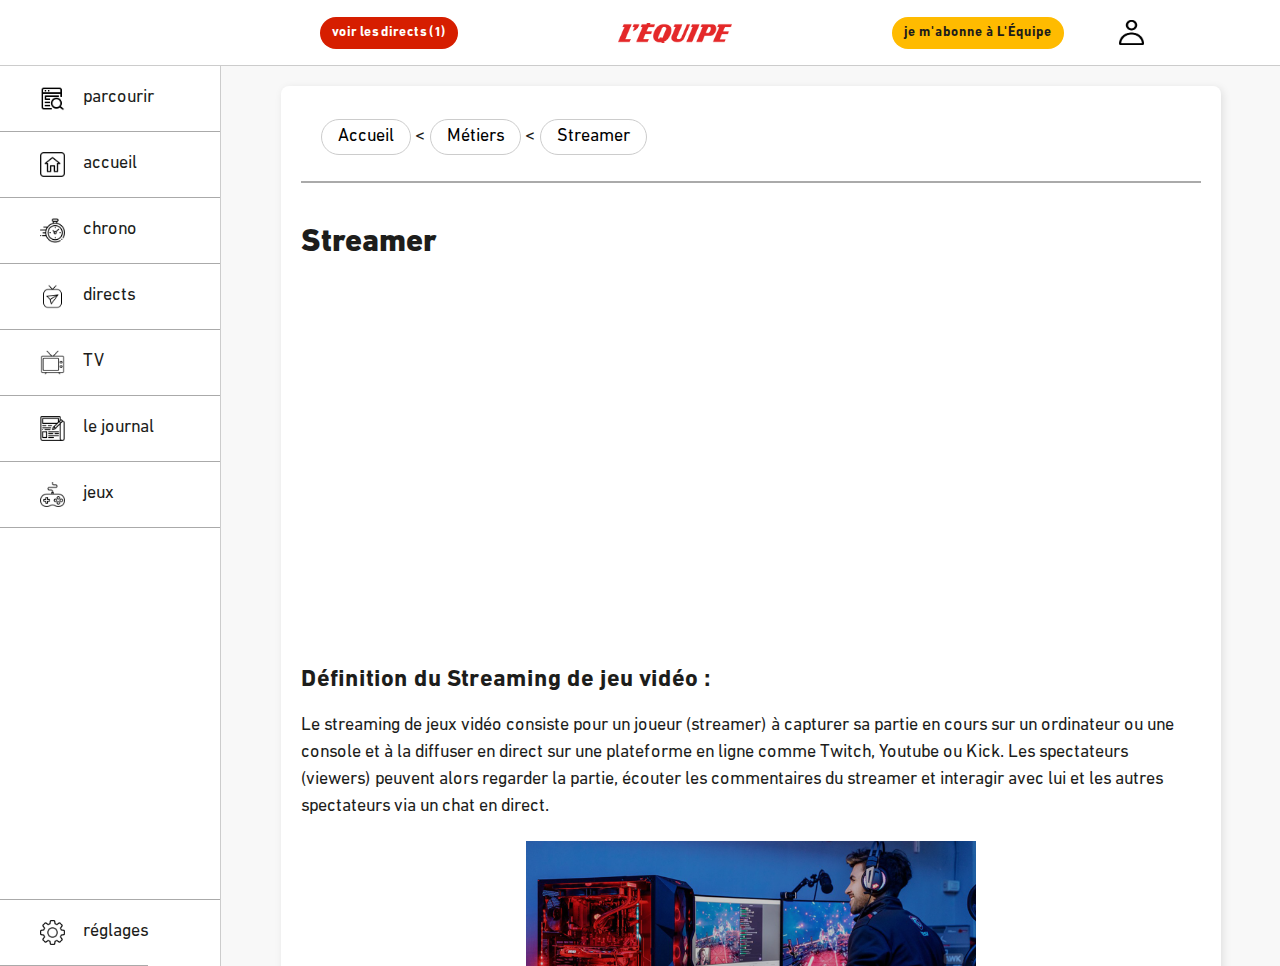
<file: streaming.html>
<!DOCTYPE html>
<html lang="fr">
<head>
    <meta charset="UTF-8">
    <title>Jeux Vidéo - Accueil</title>
    <link rel="stylesheet" href="style.css">
</head>
<body>
    <header class="top-bar">
        <button class="live-btn">voir les directs (1)</button>
        <img src="L_Equipe_Logo.svg.webp" alt="Logo L'Équipe" class="logo">
        <div class="top-right">
            <button class="subscribe-btn"> je m'abonne à L'Équipe</button>
            <span class="profile-icon"><img src="bonhomme.png" class="icon-img"></span>
        </div>
    </header>

    <div class="container">
        <aside class="sidebar">
            <nav>
                <ul>
                    <li><img src="parcourir.png" class="icon-img">parcourir</li>
                    <li><img src="accueil.png" class="icon-img"> accueil</li>
                    <li><img src="chrono.png" class="icon-img"> chrono</li>
                    <li><img src="direct.png" class="icon-img"> directs</li>
                    <li><img src="TV.png" class="icon-img"> TV</li>
                    <li><img src="journal.png" class="icon-img"> le journal</li>
                    <li><img src="jeux.png" class="icon-img"> jeux</li>
                </ul>
            </nav>
            <div class="bottom">
                <ul>
                    <li><img src="reglages.png" class="icon-img"> réglages</li>
                </ul>
            </div>
        </aside>

     <main class="content">

        <div class="news-section">
            <div class="onglet-barre">
                <p><a href="index.html" class="onglet" id="onglet-index">Accueil</a> &lt; </p> 
                <p><a href="metiers.html" class="onglet" id="onglet-metiers">Métiers</a> &lt; </p>
                <p><a href="streaming.html" class="onglet" id="onglet-streaming">Streamer</a> </p>
            </div>

    <h1>Streamer</h1>
    <br>
    <center><iframe width="560" height="315" src="https://www.youtube.com/embed/s1ivNCCvnYs?si=knkEsgls7slL5o1-" title="YouTube video player" frameborder="0" allow="accelerometer; autoplay; clipboard-write; encrypted-media; gyroscope; picture-in-picture; web-share" referrerpolicy="strict-origin-when-cross-origin" allowfullscreen></iframe></center>
    <br>
    <h2>Définition du Streaming de jeu vidéo :</h2>
    <p>Le streaming de jeux vidéo consiste pour un joueur (streamer) à capturer sa partie en cours sur un ordinateur ou une console et à la diffuser en direct sur une plateforme en ligne comme Twitch, Youtube ou Kick. Les spectateurs (viewers) peuvent alors regarder la partie, écouter les commentaires du streamer et interagir avec lui et les autres spectateurs via un chat en direct.</p>
    <center><img class="img_texte" src="image_streamer.png"></center>
    <h2>Le métier de streamer :</h2>
    <p>Être streamer professionnel est un métier à multiples facettes qui va bien au-delà du simple fait de jouer à des jeux vidéo.</p>
    <p>Les activités principales d’un streamer incluent :</p>
    <ul>
        <li><u>Jouer et Diffuser</u> : c’est le cœur de l’activité. Le streamer doit choisir des jeux pertinents pour son audience, être compétent ou divertissant.</li>
        <li><u>Animation et Interaction</u> : Un streamer doit être capable d’animer sa diffusion, de commenter sa partie, de raconter des histoires, et surtout d'interagir avec sa communauté. L’authenticité et la capacité à créer du lien sont essentielles.</li>
        <li><u>Création de contenu</u> : cela inclut la préparation de directs (live streaming), la création de montages vidéo (highlights) pour d’autres plateformes comme Youtube, Instagram et TikTok et la gestion des réseaux sociaux pour promouvoir sa chaîne.</li>
        <li><u>Gestion Technique</u> : le streamer doit assurer le bon fonctionnement du matériel de streaming (ordinateur; logiciels de diffusion; caméra; micro; éclairage) et résoudre les problèmes techniques.</li>
    </ul>
    <h2>Monétisation :</h2>
    <p>Le streamers peuvent gagner de l’argent via :</p>
    <ul>
        <li><em>Abonnement (Subscriptions)</em> : Les spectateurs paient un montant mensuel pour soutenir la chaîne et obtenir des avantages (emotes personnalisées, badges, absence de publicités). Ils peuvent aussi offrir des abonnements aux autres spectateurs.</li>
        <li><em>Dons</em> : Les spectateurs peuvent faire des dons ponctuels.</li>
        <li><em>Publicités</em> : Les plateformes diffusent des publicités sur les chaînes, dont une partie des revenus revient au streamer.</li>
        <li><em>Sponsors et Partenariat</em> : Les marques peuvent payer les streamers pour promouvoir leurs produits ou services.</li>
    </ul>
    <p>En effet, le métier de streamer est une activité exigeante qui va au-delà d’un simple jeu, demandant des talents en animation et gestion de communauté. La monétisation, bien que variée, dépend directement de la capacité du streamer à engager son audience et à se professionnaliser dans un environnement concurrentiel.</p>
    <center><p>© 2025 - <a href="qui_sommes_nous.html" title="Qui sommes-nous ?">BlaBlaDoc</a></p></center>
    </div>
    </main>
</body>
</html>
</file>
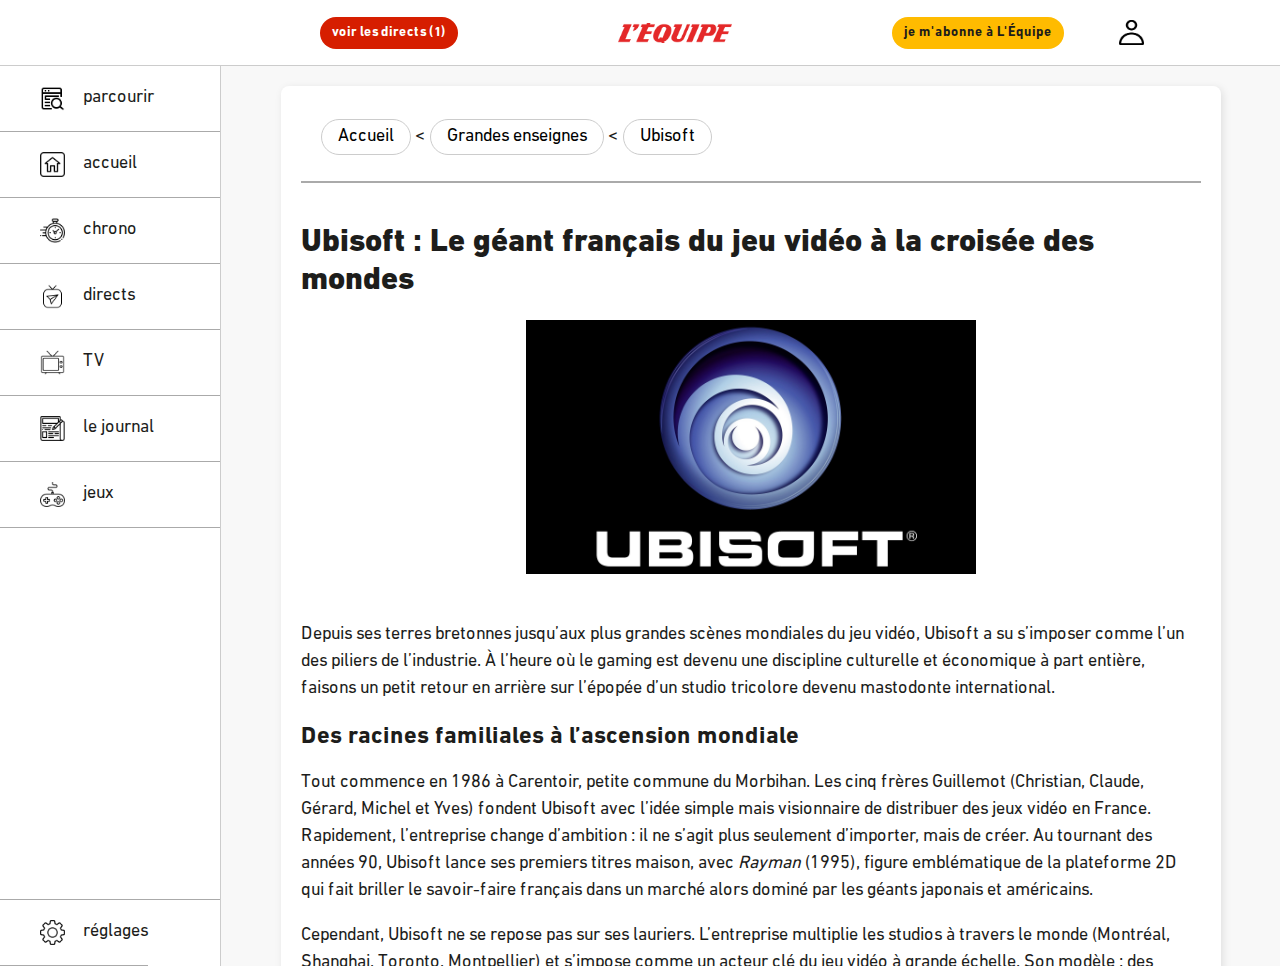
<file: Ubisoft.html>
<!DOCTYPE html>
<html lang="fr">
<head>
    <meta charset="UTF-8">
    <title>Jeux Vidéo - Accueil</title>
    <link rel="stylesheet" href="style.css">
</head>
<body>
    <header class="top-bar">
        <button class="live-btn">voir les directs (1)</button>
        <img src="L_Equipe_Logo.svg.webp" alt="Logo L'Équipe" class="logo">
        <div class="top-right">
            <button class="subscribe-btn"> je m'abonne à L'Équipe</button>
            <span class="profile-icon"><img src="bonhomme.png" class="icon-img"></span>
        </div>
    </header>

    <div class="container">
        <aside class="sidebar">
            <nav>
                <ul>
                    <li><img src="parcourir.png" class="icon-img">parcourir</li>
                    <li><img src="accueil.png" class="icon-img"> accueil</li>
                    <li><img src="chrono.png" class="icon-img"> chrono</li>
                    <li><img src="direct.png" class="icon-img"> directs</li>
                    <li><img src="TV.png" class="icon-img"> TV</li>
                    <li><img src="journal.png" class="icon-img"> le journal</li>
                    <li><img src="jeux.png" class="icon-img"> jeux</li>
                </ul>
            </nav>
            <div class="bottom">
                <ul>
                    <li><img src="reglages.png" class="icon-img"> réglages</li>
                </ul>
            </div>
        </aside>
     <main class="content">

        <div class="news-section">
            <div class="onglet-barre">
                <p><a href="index.html" class="onglet" id="onglet-index">Accueil</a> &lt; </p> 
                <p><a href="enseignes.html" class="onglet" id="onglet-enseignes">Grandes enseignes</a> &lt; </p>
                <p><a href="Ubisoft.html" class="onglet" id="onglet-Ubisoft">Ubisoft</a></p>       
            </div>

            <h1>Ubisoft : Le géant français du jeu vidéo à la croisée des mondes</h1>
            <center><img class="img_texte" src="Ubisoft.jpg"></center>
            <p>Depuis ses terres bretonnes jusqu’aux plus grandes scènes mondiales du jeu vidéo, Ubisoft a su s’imposer comme l’un des piliers de l’industrie. À l’heure où le gaming est devenu une discipline culturelle et économique à part entière, faisons un petit retour en arrière sur l’épopée d’un studio tricolore devenu mastodonte international.</p>
            <h2>Des racines familiales à l’ascension mondiale</h2>
            <p>Tout commence en 1986 à Carentoir, petite commune du Morbihan. Les cinq frères Guillemot (Christian, Claude, Gérard, Michel et Yves) fondent Ubisoft avec l’idée simple mais visionnaire de distribuer des jeux vidéo en France. Rapidement, l’entreprise change d’ambition : il ne s’agit plus seulement d’importer, mais de créer. Au tournant des années 90, Ubisoft lance ses premiers titres maison, avec <em>Rayman</em> (1995), figure emblématique de la plateforme 2D qui fait briller le savoir-faire français dans un marché alors dominé par les géants japonais et américains.</p>
            <p>Cependant, Ubisoft ne se repose pas sur ses lauriers. L’entreprise multiplie les studios à travers le monde (Montréal, Shanghai, Toronto, Montpellier) et s’impose comme un acteur clé du jeu vidéo à grande échelle. Son modèle : des licences fortes, des univers immersifs, et une narration souvent cinématographique.</p>
            <center><img class="img_texte" src="Assassins-Creed.jpeg"></center>
            <p>Le virage majeur s’opère en 2007 avec Assassin’s Creed. La série plonge les joueurs dans l’histoire à travers une saga d’action-aventure mêlant complots, science-fiction et reconstitutions historiques bluffantes. De la Troisième Croisade à la Révolution française, du Caire antique au Paris de 1789, Ubisoft redéfinit le « monde ouvert » et devient l’un des leaders du genre.</p>
            <p>À ses côtés, d’autres franchises voient le jour :</p>
            <ul>
                <li><em>Far Cry,</em> FPS (First Personal Shooter) en monde ouvert connu pour ses antagonistes charismatiques.</li>
                <li><em>Watch Dogs,</em> qui mêle hacking et surveillance dans des mégalopoles futuristes.</li>
                <li><em>Tom Clancy’s Rainbow Six Siege,</em> qui devient un incontournable de l’esport tactique.</li>
                <li><em>Just Dance,</em> véritable phénomène de société, dansé dans les salons du monde entier.</li>
            </ul>
            <p>Ubisoft ose aussi des paris plus artistiques, comme <em>Child of Light</em> ou <em>Valiant Hearts</em>, qui prouvent que le jeu vidéo peut aussi être poétique et engagé.</p>
            <p>En 2024, Ubisoft compte plus de 20 000 employés répartis dans près de 30 studios à travers le monde. Son chiffre d’affaires pour l’année fiscale 2023-2024 s’élève à 1,8 milliard d’euros, un chiffre en hausse, mais encore en deçà de ses années fastes, notamment en raison de plusieurs retards et réorganisations internes.</p>
            <p>La société, cotée en bourse depuis 1996, a traversé des zones de turbulences. En 2020, elle fait face à des révélations sur des cas de harcèlement moral et sexuel en interne. S'ensuivent une vaste restructuration, des départs et une refonte de la culture d’entreprise. Yves Guillemot, toujours PDG, promet une transformation durable du management et de l’éthique au sein des studios.</p>
            <h2>Vers de nouveaux mondes</h2>
            <p>L’avenir d’Ubisoft se dessine aujourd’hui à la croisée des technologies. L’éditeur mise gros sur l’intelligence artificielle, le cloud gaming, mais aussi sur les licences à très fort potentiel. Deux jeux très attendus marqueront 2025 :</p>
            <ul>
                <li><em>Star Wars Outlaws,</em> une incursion dans la galaxie très lointaine signée Ubisoft Massive.</li>
                <li><em>Assassin’s Creed Codename Red,</em> qui plongera enfin les fans au cœur du Japon féodal, l’un des fantasmes les plus réclamés depuis des années.</li>
            </ul>
            <p>Ubisoft explore aussi le jeu-service (comme <em>The Division</em> ou <em>XDefiant</em>) et adapte certaines de ses franchises en séries ou en films, à l’image de l’adaptation Netflix d’<em>Assassin’s Creed</em> actuellement en production.</p>
            <h2>L’empreinte d’un pionnier</h2>
            <p>Malgré les tempêtes, Ubisoft conserve une image de studio innovant, capable de parler à toutes les générations de joueurs. Ses mondes ouverts, ses bandes-son épiques, son sens du détail historique et sa volonté d’expérimenter ont marqué l’histoire du jeu vidéo moderne. Dans une industrie en perpétuelle évolution, où la frontière entre sport, culture, technologie et divertissement s’efface, Ubisoft reste un emblème du savoir-faire français, une référence capable de rivaliser avec les géants américains et asiatiques. Une entreprise qui, à sa manière, joue encore et toujours pour gagner.</p>
            <center><p>© 2025 - <a href="qui_sommes_nous.html" title="Qui sommes-nous ?">BlaBlaDoc</a></p></center>
        </div>
    </main>
    </div>
</body>
</html>
</file>
<file: style.css>
@font-face {
  font-family: "DINNextLTPro-Regular";
  src: url("fonts/DINNextLTPro-Regular.woff2") format("woff2");
}

@font-face {
  font-family: "DINNextLTPro-Bold";
  src: url("fonts/DINNextLTPro-Bold.woff2") format("woff2");
}

@font-face {
  font-family: "DINNextLTPro-Heavy";
  src: url("fonts/DINNextLTPro-Heavy.woff2") format("woff2");
}

body {
  margin: 0;
  font-family: "DINNextLTPro-Regular", sans-serif;
  color: #1d1d1b;
  font-size: 18px;
  line-height: 1.6;
}

.top-bar {
  display: flex;
  align-items: center;
  justify-content: space-between;
  background-color: white;
  border-bottom: 1px solid #ccc;
}

.logo {
  height: 20px;
  margin: 0 10px;
}

.top-right {
  display: flex;
  align-items: center;
  gap: 15px;
  margin-right: 10%;
}

.live-btn {
  background-color: #d61e00;
  color: white;
  padding: 8px 12px;
  border: none;
  border-radius: 50px;
  font-weight: bold;
  cursor: pointer;
  font-family: "DINNextLTPro-Bold", sans-serif;
  margin-left: 25%;
}

.subscribe-btn {
  background-color: #fb0;
  border: none;
  padding: 8px 12px;
  border-radius: 50px;
  font-weight: bold;
  cursor: pointer;
  color: #1d1d1b;
  font-family: "DINNextLTPro-Bold", sans-serif;
}

.profile-icon {
  font-size: 20px;
  cursor: pointer;
}

.container {
  display: flex;
  height: 100vh;
}

.sidebar {
  width: 220px;
  background-color: #ffffff;
  border-right: 1px solid #ccc;
  display: flex;
  flex-direction: column;
  justify-content: space-between;
}

.sidebar ul {
  list-style: none;
  padding: 0;
  margin: 0;
}

.icon-img {
  width: 25px;
  height: 25px;
  margin-right: 8px;
  margin-left: 40px;
  margin-top: 20px;
  margin-bottom: 20px;
  vertical-align: middle;
}

.img_texte {
    width: 50%;
    height: 50%;
    margin: 20px 20px;
}

.sidebar li {
  display: flex;
  align-items: center;
  gap: 10px;
  border-bottom: 1px solid #aaa;
}

.sidebar li:hover {
  background-color: #909090;
}

.sidebar li.active {
  background-color: #eee;
  border-left: 4px solid #d61e00;
  font-weight: bold;
}

.bottom {
  border-top: 1px solid #aaa;
  display: flex;
}

.content {
  flex: 1;
  overflow-y: auto;
  padding: 20px;
  background-color: #f8f8f8;
}

.onglet-barre {
  display: flex;
  gap: 5px;
  margin-bottom: 20px;         /* espace sous la ligne */
  padding-bottom: 30px;        /* espace entre boutons et la ligne */
  flex-wrap: wrap;
  width: 100%;
  border-bottom: 2px solid #aaa;
  padding-left: 20px;
  padding-right: 20px;
  box-sizing: border-box;
}

.onglet {
  padding: 8px 16px;
  border-radius: 20px;
  border: 1px solid #ccc;
  background-color: white;
  cursor: pointer;
  transition: background-color 0.2s, color 0.2s;
  text-decoration: none;
  color: black;
}

.onglet:hover {
  background-color: #f0f0f0;
  color: #333;
}

.onglet.actif {
  background-color: #d61e00;
  color: white;
  font-weight: bold;
}

.news-section {
  background-color: white;
  padding: 20px;
  border-radius: 8px;
  box-shadow: 2px 2px 8px rgba(0, 0, 0, 0.1);
  max-width: 900px;
  margin: 0 auto;
  display: flex;
  flex-direction: column;
}

h1 {
  font-family: "DINNextLTPro-Heavy", sans-serif;
  font-size: 32px;
  line-height:normal;
  margin-bottom:auto;
}

h2 {
  font-family: "DINNextLTPro-Bold", sans-serif;
  font-size: 24px;
  line-height:normal;
  margin-bottom:auto;
}

h3 {
  font-family: "DINNextLTPro-Bold", sans-serif;
  font-size: 18px;
  line-height:normal;
  margin-bottom:auto;
}

p {
  font-family: "DINNextLTPro-Regular", sans-serif;
  font-size: 18px;
  line-height:1.5;
  margin-bottom:auto;
}

.img_titre {
  vertical-align: middle;
}

@import url('https://fonts.googleapis.com/css2?family=Jost:wght@200;300;400&display=swap');
.design-section {
  display: flex;
  flex-direction: column;
  align-items: center;
  justify-content: center;
  min-height: 100vh;
  padding: 100px 0;
  font-family: Jost;
}

.design {
  display: flex;
  align-items: center;
  justify-content: center;
}

.timeline {
  width: 80%;
  height: auto;
  max-width: 800px;
  margin: 0 auto;
  display: flex;
  flex-direction: column;
}

.timeline-content {
  padding: 20px;
  background: #1f1f1f;
  border-radius: 5px;
  color: white;
  padding: 1.75rem;
  transition: 0.4s ease;
  overflow-wrap: break-word !important;
  margin: 1rem;
  margin-bottom: 20px;
  border-radius: 6px;
}

.timeline-component {
  margin: 0px 20px 20px 20px;
}

.img_timeline {
    width: 50%;
    height: 50%;
    margin: 10px 10px;
}

@media screen and (min-width: 768px) {
  .timeline {
    display: grid;
    grid-template-columns: 1fr 3px 1fr;
  }
  .timeline-middle {
    position: relative;
    background-image: linear-gradient(45deg, #d61e00, #d61e00, #d61e00);
    width: 3px;
    height: 100%;
  }
  .main-middle {
    opacity: 0;
  }
  .timeline-circle {
    position: absolute;
    top: 0;
    left: 50%;
    width: 15px;
    height: 15px;
    border-radius: 50%;
    background-image: linear-gradient(45deg, #d61e00, #d61e00, #d61e00);
    -webkit-transform: translateX(-50%);
            transform: translateX(-50%);
  }
}
</file>
<file: styleBlabla.css>
@font-face {
  font-family: 'Suez One';
  src: url('SuezOne-Regular.ttf') format('truetype');
  font-weight: normal;
  font-style: normal;
}

body {
  margin: 0;
  font-family: 'Suez One', serif;
  color: #333;
  display: flex;
  min-height: 100vh;
}

aside {
  width: 280px;
  background-color: #ffffff;
  color: #333;
  padding: 40px 20px;
  display: flex;
  flex-direction: column;
  align-items: center;
  text-align: center;
  box-shadow: 2px 0 8px rgba(0, 0, 0, 0.05);
}

aside p {
    font-size: 1.8rem;
    margin: 0;
    font-weight: bold;
}

main {
  flex: 1;
  padding: 60px;
  background-color: #117D6C;
  color: white;
}

main p {
    font-family: 'Open Sans', sans-serif;
}

.img_texte {
    width: 50%;
    height: 50%;
    margin: 20px 20px;
}
</file>
